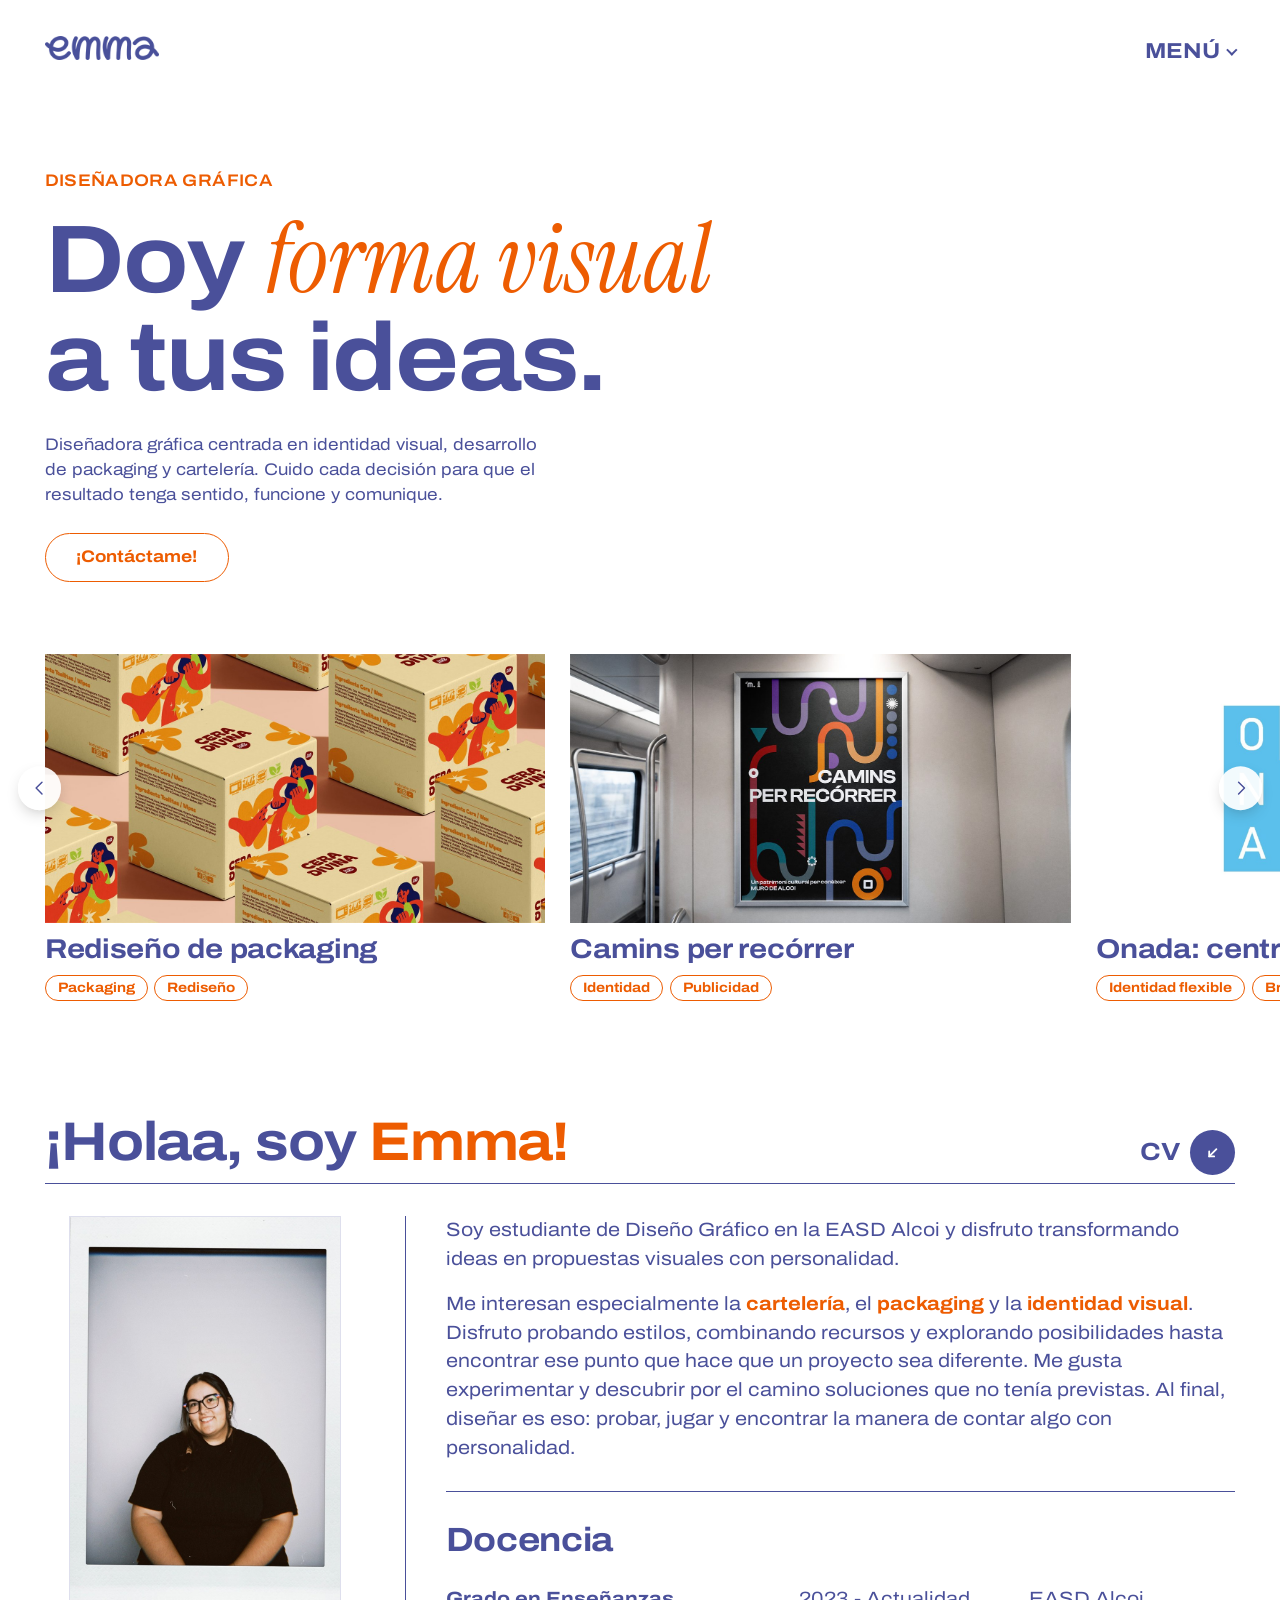
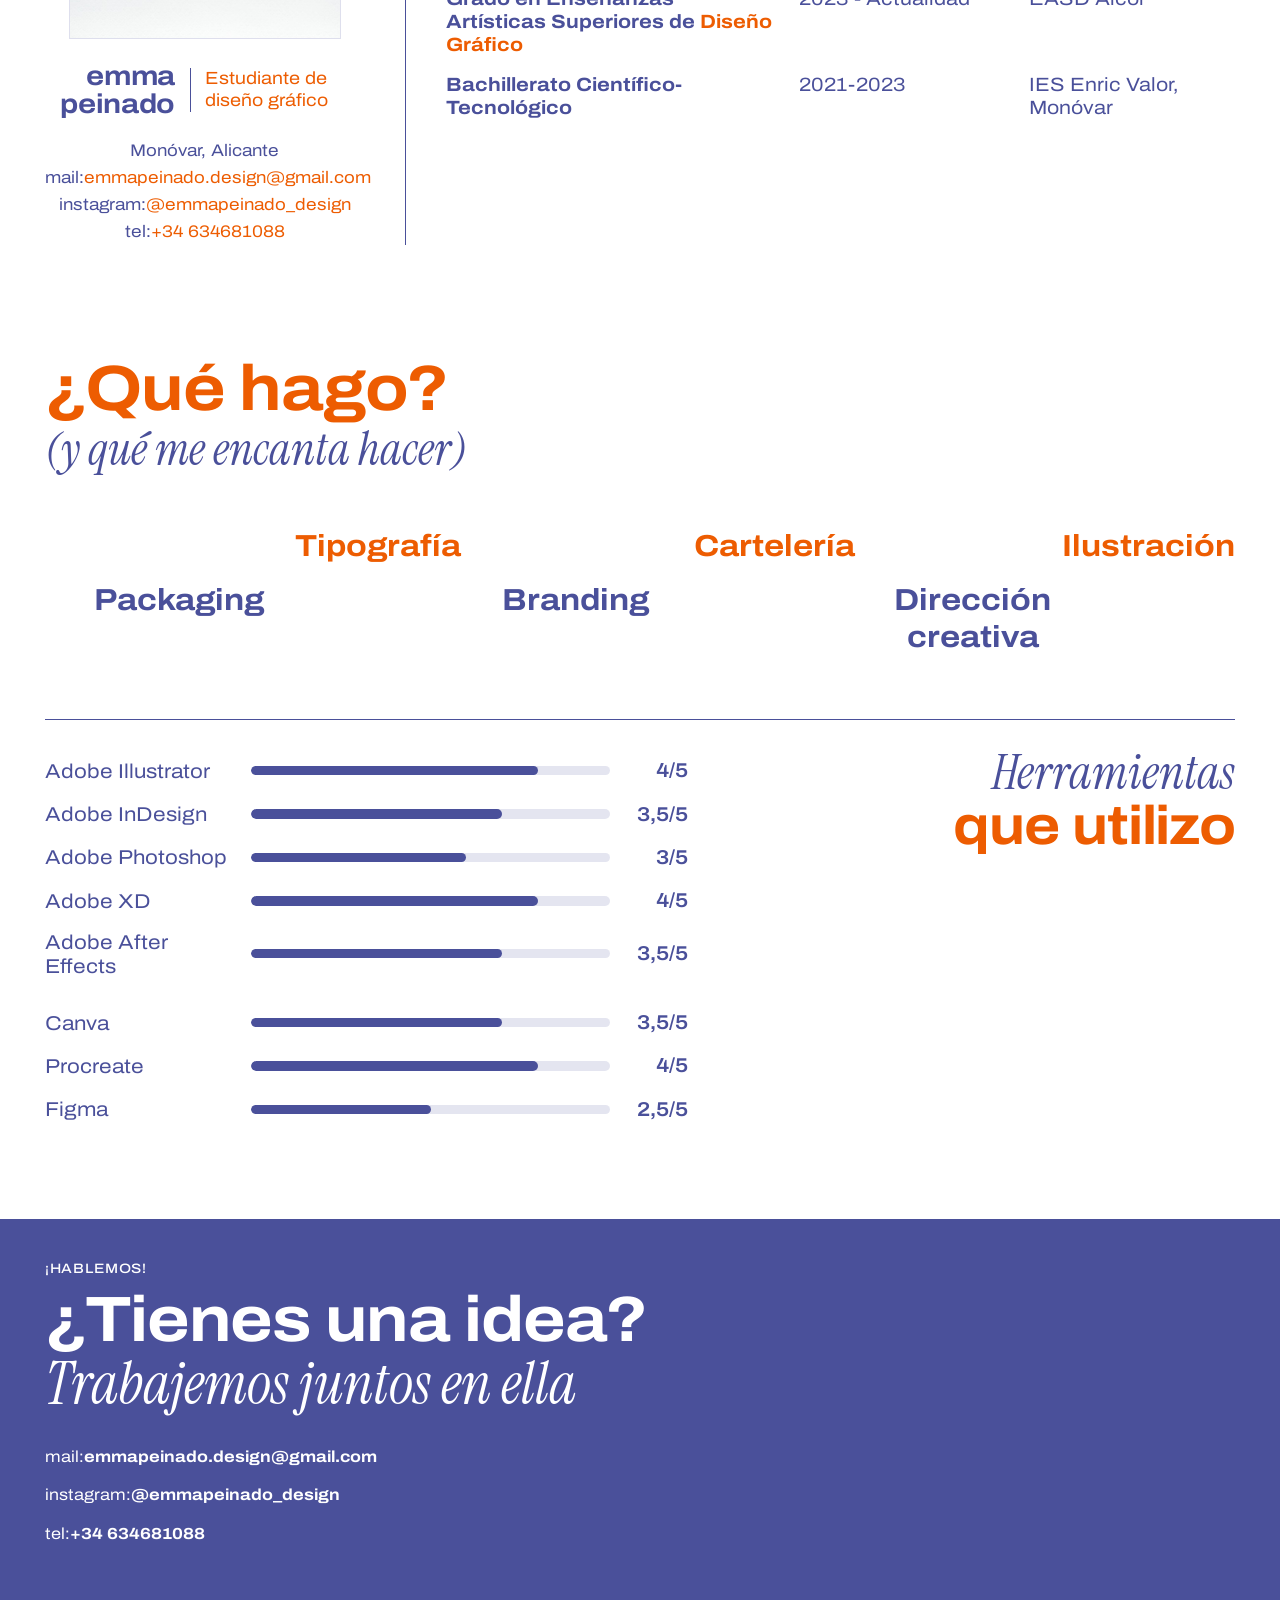
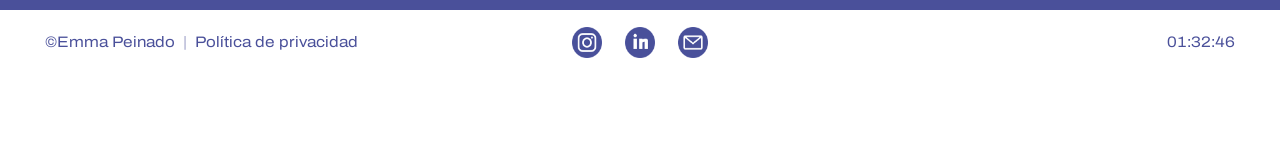
<file: index.html>
<!DOCTYPE html>
<html lang="es">
<head>
<meta charset="UTF-8">
<meta name="viewport" content="width=device-width, initial-scale=1">
<title>Emma Peinado — Diseñadora gráfica</title>
<meta name="description" content="Portfolio de Emma Peinado, diseñadora gráfica centrada en identidad visual, desarrollo de packaging y cartelería.">
<link rel="preconnect" href="https://fonts.googleapis.com">
<link rel="preconnect" href="https://fonts.gstatic.com" crossorigin>
<link href="https://fonts.googleapis.com/css2?family=Archivo:wdth,wght@112,100..900&family=Instrument+Serif:ital@0;1&display=swap" rel="stylesheet">
<link rel="stylesheet" href="assets/css/style.css">
</head>
<body>

<a class="saltar" href="#contenido">Saltar al contenido principal</a>

<header class="cabecera">
  <div class="caja cabecera-caja">
    <a class="logo" href="index.html">
      <img src="assets/img/ui/logo.png" alt="Emma Peinado, inicio" width="600" height="128">
    </a>
    <nav class="menu" aria-label="Navegación principal">
      <details class="menu-desplegable" id="menu-desplegable">
        <summary class="menu-titulo">MENÚ<span class="menu-flecha" aria-hidden="true"></span></summary>
        <ul class="menu-lista">
          <li><a class="rollover" href="#proyectos"><span class="rollover-recta">Proyectos</span><span class="rollover-cursiva" aria-hidden="true">Proyectos</span></a></li>
          <li><a class="rollover" href="#sobre-mi"><span class="rollover-recta">Sobre mí</span><span class="rollover-cursiva" aria-hidden="true">Sobre mí</span></a></li>
          <li><a class="rollover" href="#contacto"><span class="rollover-recta">Contacto</span><span class="rollover-cursiva" aria-hidden="true">Contacto</span></a></li>
        </ul>
      </details>
    </nav>
  </div>
</header>

<main id="contenido">

  <!-- ===================== HERO ===================== -->
  <section class="hero" aria-labelledby="hero-titulo">
    <div class="caja">
      <p class="hero-kicker">DISEÑADORA GRÁFICA</p>
      <h1 id="hero-titulo">Doy <span class="cursiva">forma visual</span><br>a tus ideas.</h1>
      <p>
        Diseñadora gráfica centrada en identidad visual,
        desarrollo de packaging y cartelería. Cuido cada decisión para
        que el resultado tenga sentido, funcione y comunique.
      </p>
      <a class="boton" href="#contacto">¡Contáctame!</a>
    </div>
  </section>

  <!-- ===================== PROYECTOS ===================== -->
  <section class="proyectos" id="proyectos" aria-labelledby="proyectos-titulo">
    <h2 class="oculto-visual" id="proyectos-titulo">Proyectos</h2>
    <div class="carrusel" id="carrusel" tabindex="0" role="group" aria-label="Proyectos">
      <ul class="carrusel-pista">

        <li class="tarjeta">
          <a class="tarjeta-foto" href="packaging.html" tabindex="-1" aria-hidden="true">
            <img src="assets/img/home/card-packaging.jpg"
                 alt="" loading="lazy">
          </a>
          <h3><a href="packaging.html">Rediseño de packaging</a></h3>
          <ul class="etiquetas">
            <li>Packaging</li>
            <li>Rediseño</li>
          </ul>
        </li>

        <li class="tarjeta">
          <a class="tarjeta-foto" href="camins.html" tabindex="-1" aria-hidden="true">
            <img src="assets/img/home/card-camins.jpg"
                 alt="" loading="lazy">
          </a>
          <h3><a href="camins.html">Camins per recórrer</a></h3>
          <ul class="etiquetas">
            <li>Identidad</li>
            <li>Publicidad</li>
          </ul>
        </li>

        <li class="tarjeta">
          <a class="tarjeta-foto" href="onada.html" tabindex="-1" aria-hidden="true">
            <img src="assets/img/home/card-onada.jpg"
                 alt="" loading="lazy">
          </a>
          <h3><a href="onada.html">Onada: centro cultural</a></h3>
          <ul class="etiquetas">
            <li>Identidad flexible</li>
            <li>Branding</li>
          </ul>
        </li>

        <li class="tarjeta">
          <span class="tarjeta-foto tarjeta-proceso">
            <img src="assets/img/home/card-identidad.jpg"
                 alt="Tarjetas de visita del rediseño de identidad, en azul y granate, flotando sobre fondo gris."
                 loading="lazy">
            <span class="proceso" aria-hidden="true">en proceso...</span>
          </span>
          <h3>Rediseño de identidad <span class="oculto-visual">(proyecto en proceso)</span></h3>
          <ul class="etiquetas">
            <li>Branding</li>
            <li>Rediseño</li>
            <li>Submarca</li>
          </ul>
        </li>

        <li class="tarjeta">
          <a class="tarjeta-foto tarjeta-diagonal" href="carteles.html" tabindex="-1" aria-hidden="true">
            <img src="assets/img/home/card-carteles-a.jpg" alt="" loading="lazy">
            <img src="assets/img/home/card-carteles-b.jpg" alt="" loading="lazy">
          </a>
          <h3><a href="carteles.html">Cartelería</a></h3>
          <ul class="etiquetas">
            <li>Cartelería</li>
            <li>Publicidad</li>
          </ul>
        </li>

      </ul>
    </div>
    <div class="carrusel-flechas">
      <button type="button" class="carrusel-flecha" id="carrusel-antes" aria-controls="carrusel" aria-label="Ver el proyecto anterior">
        <svg viewBox="0 0 24 24" fill="none" stroke="currentColor" stroke-width="2"
             stroke-linecap="round" stroke-linejoin="round" aria-hidden="true" focusable="false">
          <path d="M15 4 L7 12 L15 20"/>
        </svg>
      </button>
      <button type="button" class="carrusel-flecha" id="carrusel-despues" aria-controls="carrusel" aria-label="Ver el proyecto siguiente">
        <svg viewBox="0 0 24 24" fill="none" stroke="currentColor" stroke-width="2"
             stroke-linecap="round" stroke-linejoin="round" aria-hidden="true" focusable="false">
          <path d="M9 4 L17 12 L9 20"/>
        </svg>
      </button>
    </div>
  </section>

  <!-- ===================== SOBRE MÍ ===================== -->
  <section class="sobre" id="sobre-mi" aria-labelledby="sobre-titulo">
    <div class="caja">
      <div class="sobre-titular">
        <h2 id="sobre-titulo">¡Holaa, soy <span class="naranja">Emma!</span></h2>
        <a class="cv" href="assets/cv/cv-emma-peinado.pdf" download="CV Emma Peinado.pdf"
           aria-label="Descargar el CV de Emma Peinado en PDF">
          <span class="cv-texto rollover">
            <span class="rollover-recta">CV</span>
            <span class="rollover-cursiva" aria-hidden="true">cv</span>
          </span>
          <span class="cv-icono" aria-hidden="true">
            <svg viewBox="0 0 24 24" fill="none" stroke="currentColor" stroke-width="2"
                 stroke-linecap="round" stroke-linejoin="round" focusable="false">
              <path d="M16 8 L8 16"/>
              <path d="M8 10.5 V16 H13.5"/>
            </svg>
          </span>
        </a>
      </div>

      <div class="sobre-cuerpo">
        <div class="ficha">
          <img src="assets/img/home/emma.jpg" width="900" height="1400"
               alt="Retrato de Emma Peinado en una polaroid." loading="lazy">
          <p class="ficha-nombre">
            <strong>emma<br>peinado</strong>
            <span>Estudiante de diseño gráfico</span>
          </p>
          <address class="ficha-contacto">
            Monóvar, Alicante<br>
            mail:<a href="mailto:emmapeinado.design@gmail.com">emmapeinado.design@gmail.com</a><br>
            instagram:<a href="https://www.instagram.com/emmapeinado_design/">@emmapeinado_design</a><br>
            tel:<a href="tel:+34634681088">+34 634681088</a>
          </address>
        </div>

        <div class="bio">
          <p>
            Soy estudiante de Diseño Gráfico en la EASD Alcoi y disfruto
            transformando ideas en propuestas visuales con personalidad.
          </p>
          <p>
            Me interesan especialmente la <b class="n">cartelería</b>, el
            <b class="n">packaging</b> y la <b class="n">identidad visual</b>.
            Disfruto probando estilos, combinando recursos y explorando
            posibilidades hasta encontrar ese punto que hace que un proyecto
            sea diferente. Me gusta experimentar y descubrir por el camino
            soluciones que no tenía previstas. Al final, diseñar es eso:
            probar, jugar y encontrar la manera de contar algo con
            personalidad.
          </p>

          <section class="docencia" aria-labelledby="docencia-titulo">
            <h3 id="docencia-titulo">Docencia</h3>
            <dl>
              <div class="docencia-fila">
                <dt>Grado en Enseñanzas Artísticas Superiores de <span class="naranja">Diseño Gráfico</span></dt>
                <dd>2023 - Actualidad</dd>
                <dd>EASD Alcoi</dd>
              </div>
              <div class="docencia-fila">
                <dt>Bachillerato Científico-Tecnológico</dt>
                <dd>2021-2023</dd>
                <dd>IES Enric Valor, Monóvar</dd>
              </div>
            </dl>
          </section>
        </div>
      </div>
    </div>
  </section>

  <!-- ===================== QUÉ HAGO ===================== -->
  <section class="quehago" aria-labelledby="quehago-titulo">
    <div class="caja">
      <h2 id="quehago-titulo">
        ¿Qué hago?
        <span class="sub">(y qué me encanta hacer)</span>
      </h2>

      <!-- Una sola lista, en el orden en que se leen alternando las dos
           franjas. En pantalla ancha el CSS las reparte en dos filas
           desplazadas; al estrecharse caen en columna ya en este orden. -->
      <div class="disciplinas">
        <ul class="disciplinas-lista">
          <li class="n">Tipografía</li>
          <li class="a">Packaging</li>
          <li class="n">Cartelería</li>
          <li class="a">Branding</li>
          <li class="n">Ilustración</li>
          <li class="a">Dirección creativa</li>
        </ul>
      </div>

      <div class="herramientas">
        <ul class="lista-tools" id="lista-tools">
          <li>
            <span class="tool-nombre">Adobe Illustrator</span>
            <span class="tool-barra" aria-hidden="true"><span style="--valor:80%"></span></span>
            <span class="tool-nota">4/5</span>
          </li>
          <li>
            <span class="tool-nombre">Adobe InDesign</span>
            <span class="tool-barra" aria-hidden="true"><span style="--valor:70%"></span></span>
            <span class="tool-nota">3,5/5</span>
          </li>
          <li>
            <span class="tool-nombre">Adobe Photoshop</span>
            <span class="tool-barra" aria-hidden="true"><span style="--valor:60%"></span></span>
            <span class="tool-nota">3/5</span>
          </li>
          <li>
            <span class="tool-nombre">Adobe XD</span>
            <span class="tool-barra" aria-hidden="true"><span style="--valor:80%"></span></span>
            <span class="tool-nota">4/5</span>
          </li>
          <li>
            <span class="tool-nombre">Adobe After Effects</span>
            <span class="tool-barra" aria-hidden="true"><span style="--valor:70%"></span></span>
            <span class="tool-nota">3,5/5</span>
          </li>
          <li class="hueco" aria-hidden="true"></li>
          <li>
            <span class="tool-nombre">Canva</span>
            <span class="tool-barra" aria-hidden="true"><span style="--valor:70%"></span></span>
            <span class="tool-nota">3,5/5</span>
          </li>
          <li>
            <span class="tool-nombre">Procreate</span>
            <span class="tool-barra" aria-hidden="true"><span style="--valor:80%"></span></span>
            <span class="tool-nota">4/5</span>
          </li>
          <li>
            <span class="tool-nombre">Figma</span>
            <span class="tool-barra" aria-hidden="true"><span style="--valor:50%"></span></span>
            <span class="tool-nota">2,5/5</span>
          </li>
        </ul>

        <p class="herramientas-titulo">
          <span class="uno">Herramientas</span>
          <span class="dos">que utilizo</span>
        </p>
      </div>
    </div>
  </section>

</main>

<!-- ===================== CONTACTO / PIE ===================== -->
<footer id="contacto">
  <div class="caja">
    <div class="contacto">
      <p class="contacto-kicker">¡HABLEMOS!</p>
      <h2>
        ¿Tienes una idea?
        <span class="sub">Trabajemos juntos en ella</span>
      </h2>
      <ul class="contacto-datos">
        <li>mail:<a href="mailto:emmapeinado.design@gmail.com">emmapeinado.design@gmail.com</a></li>
        <li>instagram:<a href="https://www.instagram.com/emmapeinado_design/">@emmapeinado_design</a></li>
        <li>tel:<a href="tel:+34634681088">+34 634681088</a></li>
      </ul>
    </div>

    <div class="legal">
      <span class="legal-firma">
        <span class="legal-copy">©Emma Peinado</span>
        <span class="legal-barra" aria-hidden="true">|</span>
        <a href="#">Política de privacidad</a>
      </span>
      <span class="iconos">
        <a href="https://www.instagram.com/emmapeinado_design/">
          <img src="assets/img/ui/icono-instagram.png" alt="Instagram de Emma Peinado" width="96" height="96">
        </a>
        <a href="https://www.linkedin.com/in/emma-peinado-gri%C3%B1%C3%A1n-a1b114446/">
          <img src="assets/img/ui/icono-linkedin.png" alt="LinkedIn de Emma Peinado" width="96" height="96">
        </a>
        <a href="mailto:emmapeinado.design@gmail.com">
          <img src="assets/img/ui/icono-mail.png" alt="Escribir un correo a Emma Peinado" width="96" height="96">
        </a>
      </span>
      <!-- La hora la pone el script con el reloj de quien mira; nace
           oculta para que sin JavaScript no quede un hueco en blanco. -->
      <time class="legal-hora" id="reloj" hidden></time>
    </div>
  </div>
</footer>

<!-- Vuelta arriba: nace apagado y lo enciende el script al bajar. -->
<button type="button" class="arriba" id="arriba" aria-label="Volver arriba">
  <svg viewBox="0 0 24 24" fill="none" stroke="currentColor" stroke-width="2.2"
       stroke-linecap="round" stroke-linejoin="round" aria-hidden="true" focusable="false">
    <path d="M12 19 V6"/>
    <path d="M5.5 12.5 L12 6 L18.5 12.5"/>
  </svg>
</button>

<script src="assets/js/app.js"></script>
</body>
</html>
</file>
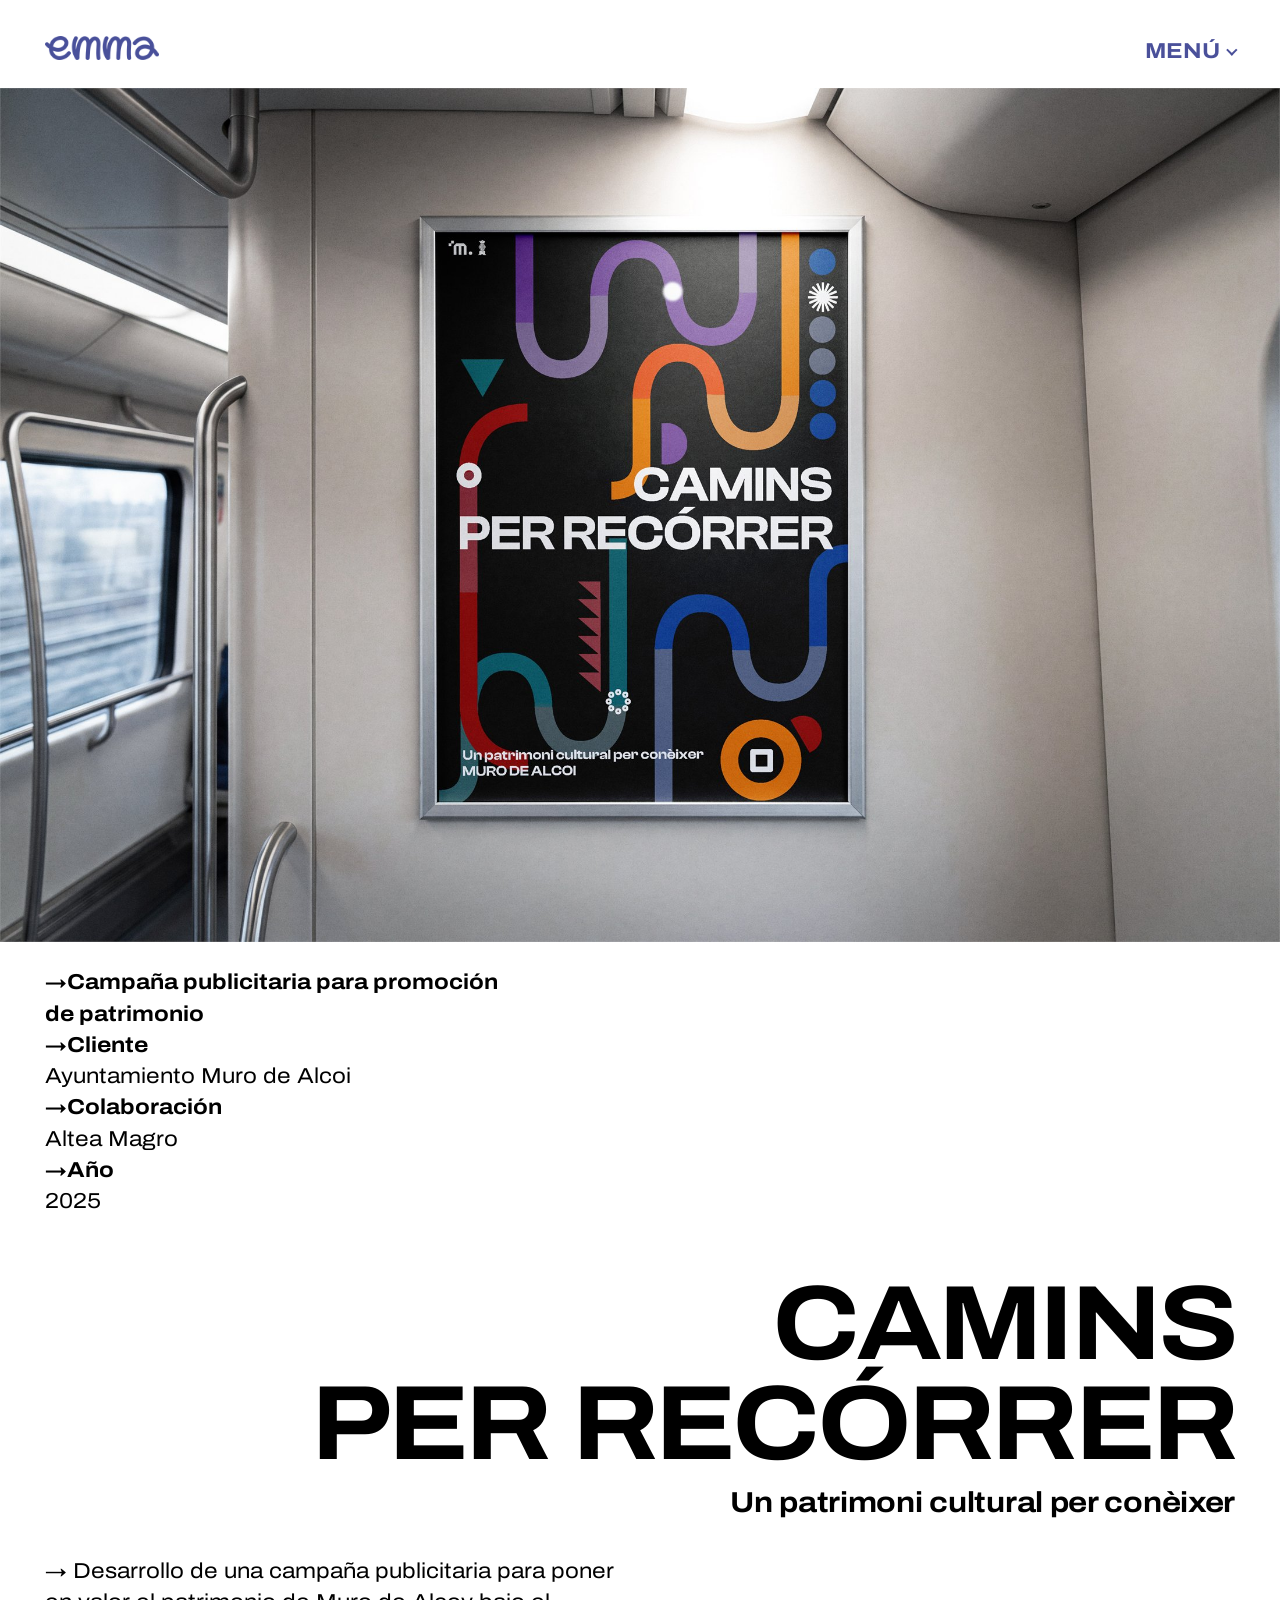
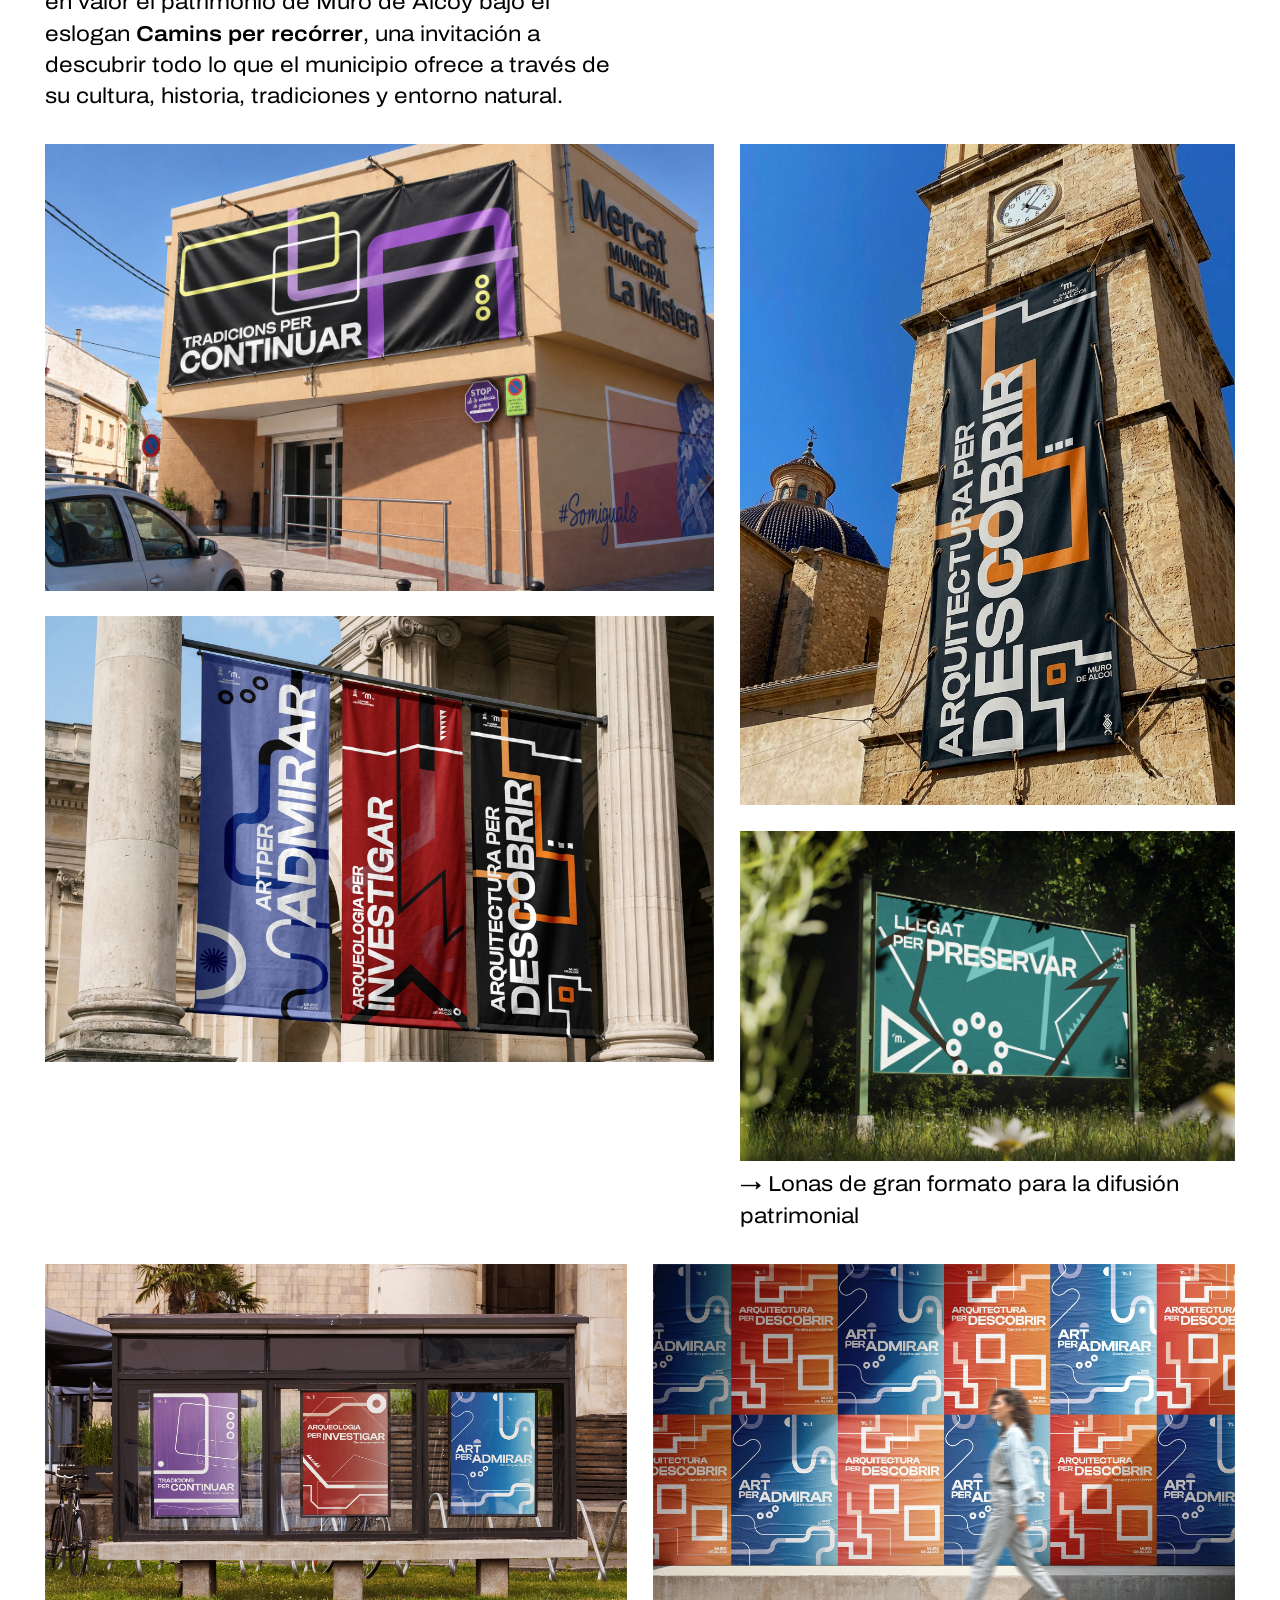
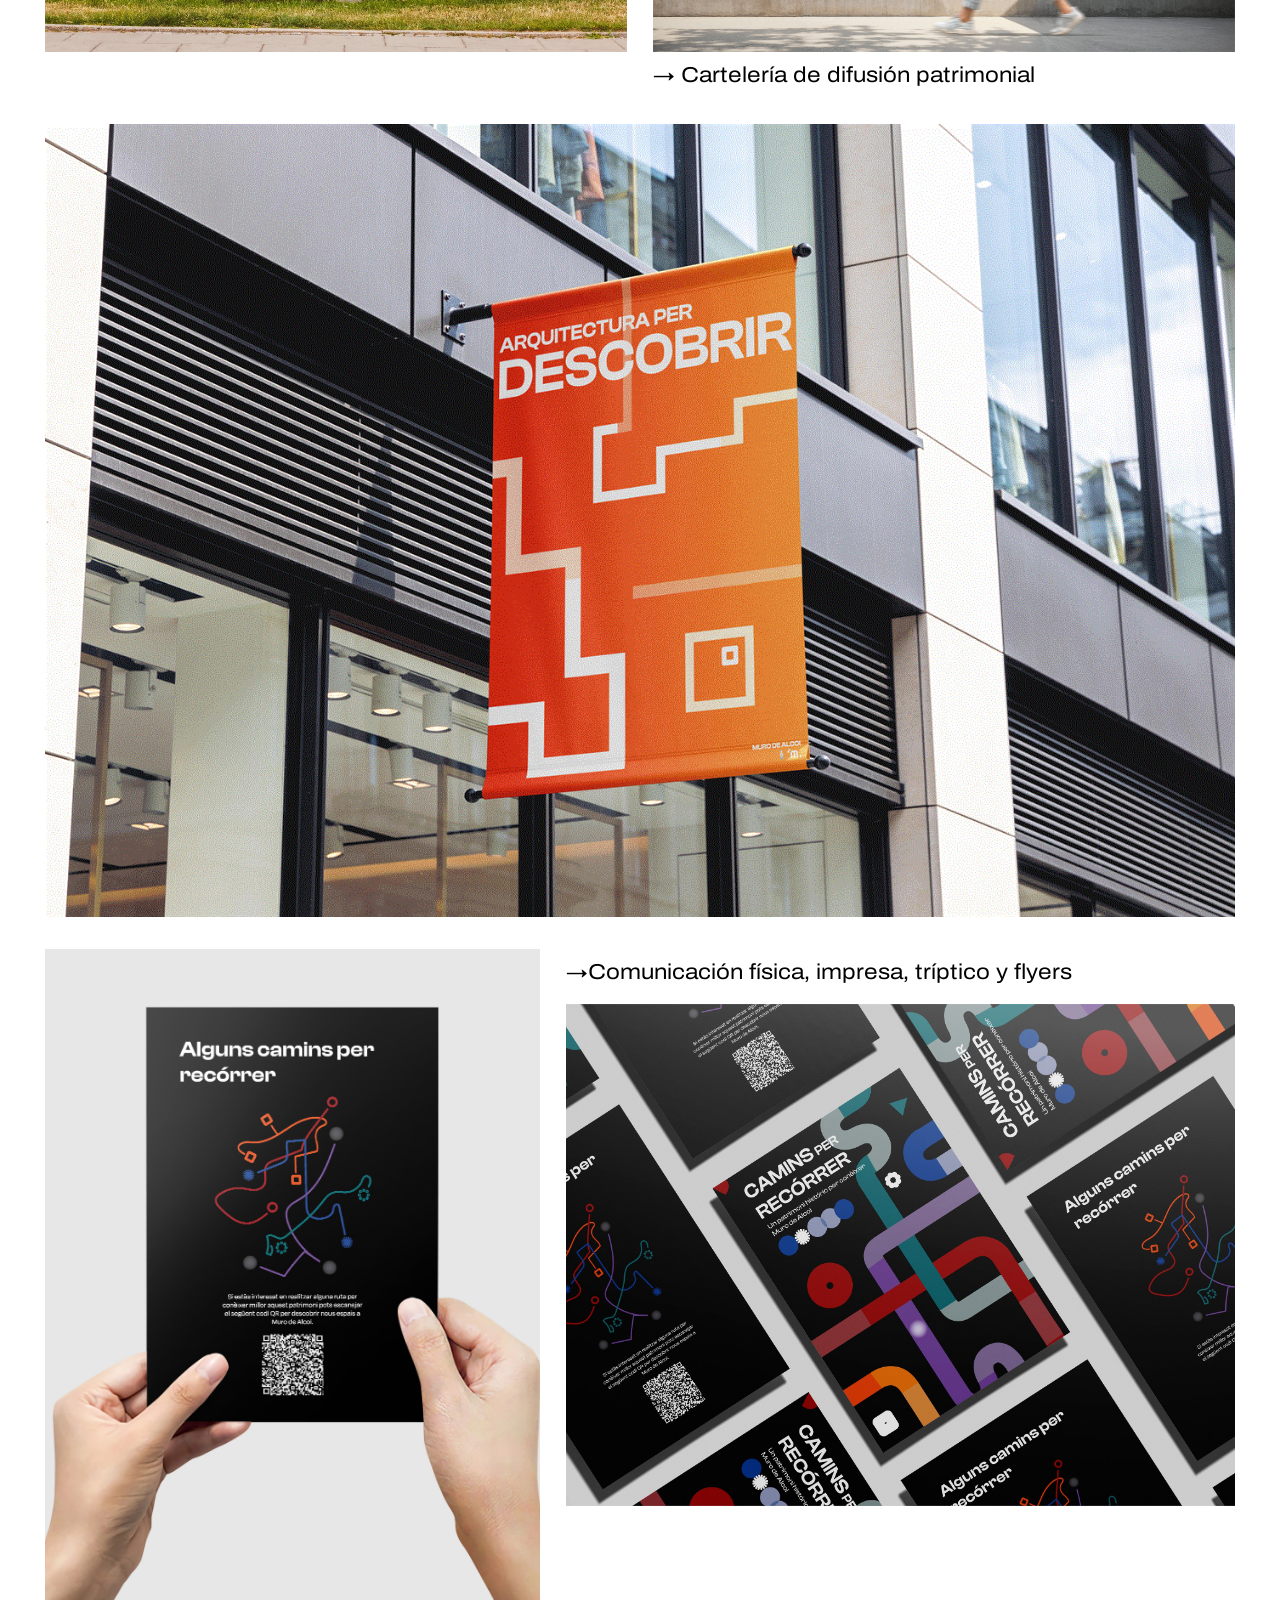
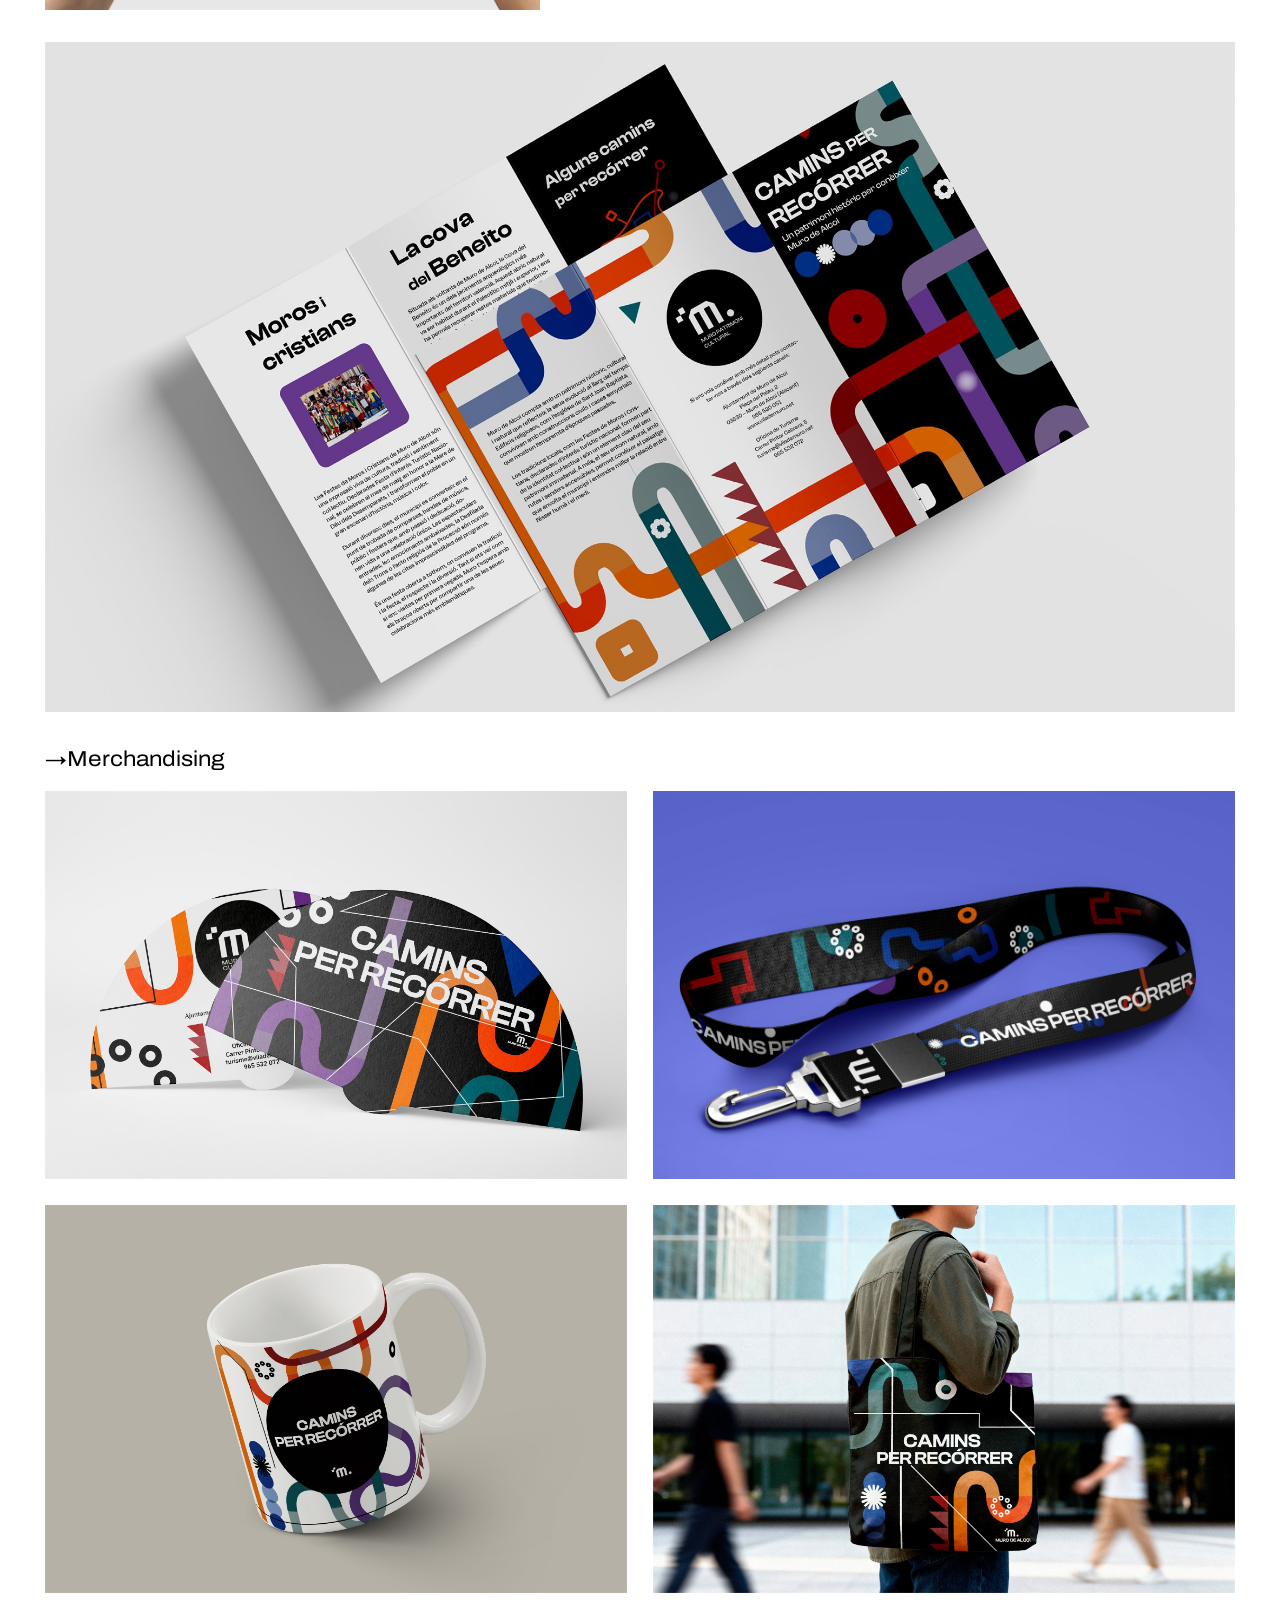
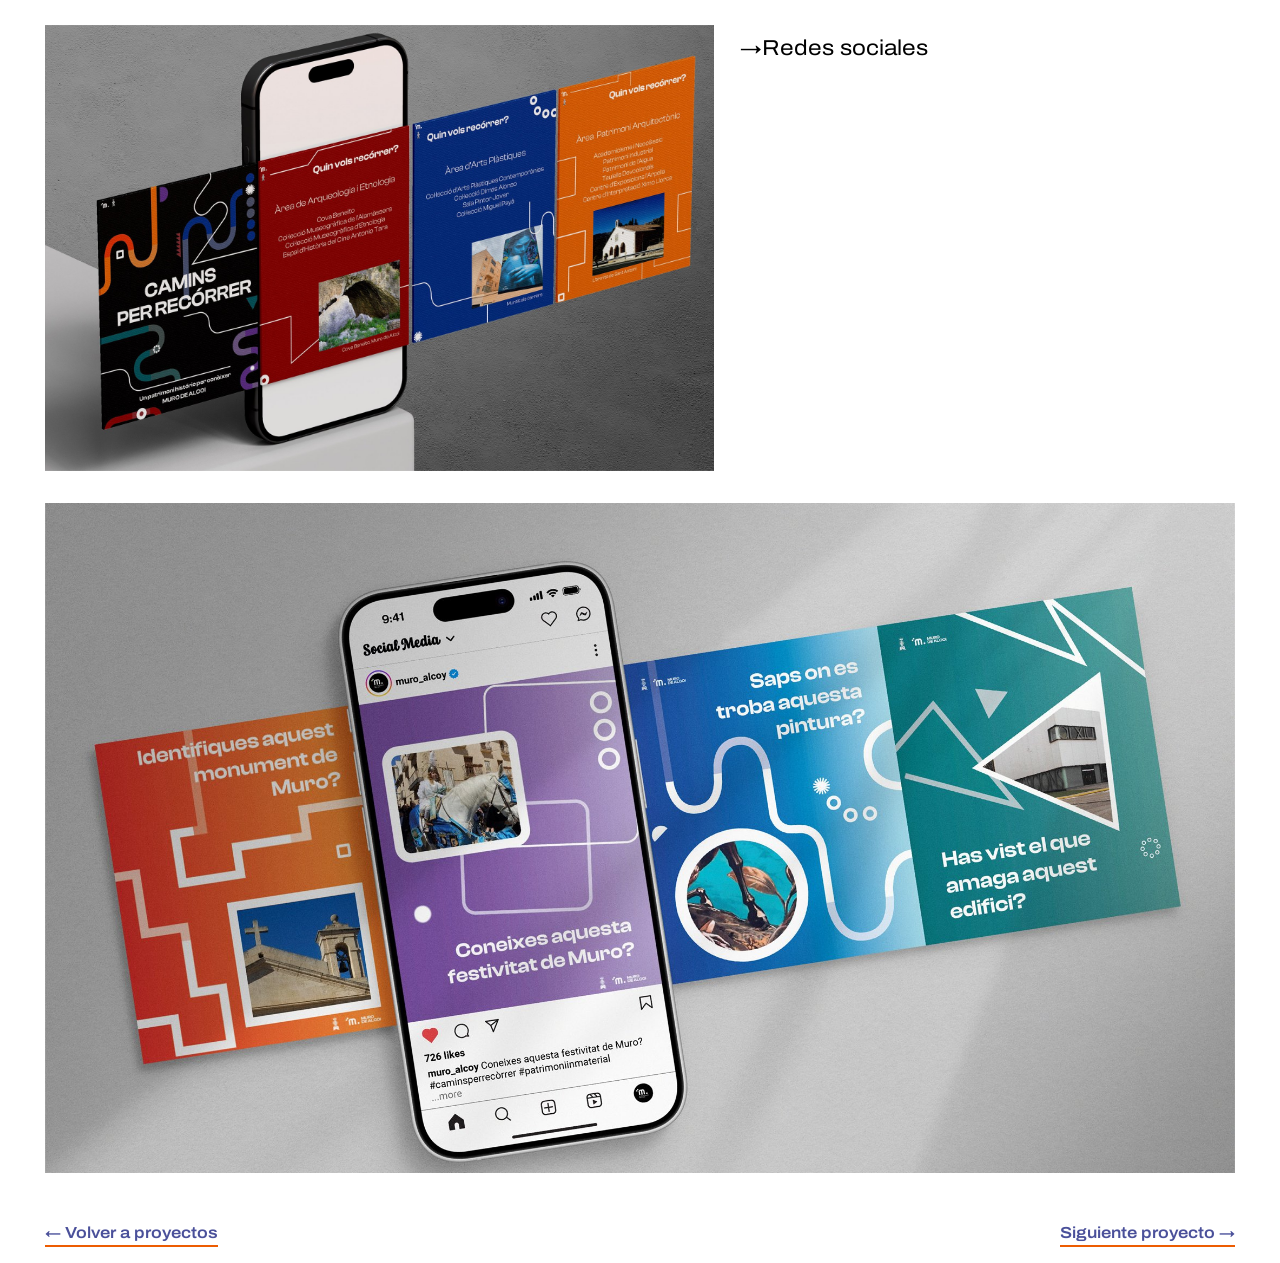
<file: camins.html>
<!DOCTYPE html>
<html lang="es">
<head>
<meta charset="UTF-8">
<meta name="viewport" content="width=device-width, initial-scale=1">
<title>Camins per recórrer — Emma Peinado</title>
<meta name="description" content="Campaña publicitaria para la promoción del patrimonio de Muro de Alcoy bajo el eslogan Camins per recórrer.">
<link rel="preconnect" href="https://fonts.googleapis.com">
<link rel="preconnect" href="https://fonts.gstatic.com" crossorigin>
<link href="https://fonts.googleapis.com/css2?family=Archivo:wdth,wght@112,100..900&family=Instrument+Serif:ital@0;1&display=swap" rel="stylesheet">
<link rel="stylesheet" href="assets/css/style.css">
</head>
<body class="proyecto">

<a class="saltar" href="#contenido">Saltar al contenido principal</a>

<header class="cabecera">
  <div class="caja cabecera-caja">
    <a class="logo" href="index.html">
      <img src="assets/img/ui/logo.png" alt="Emma Peinado, inicio" width="600" height="128">
    </a>
    <nav class="menu" aria-label="Navegación principal">
      <details class="menu-desplegable" id="menu-desplegable">
        <summary class="menu-titulo">MENÚ<span class="menu-flecha" aria-hidden="true"></span></summary>
        <ul class="menu-lista">
          <li><a class="rollover" href="index.html#proyectos"><span class="rollover-recta">Proyectos</span><span class="rollover-cursiva" aria-hidden="true">Proyectos</span></a></li>
          <li><a class="rollover" href="index.html#sobre-mi"><span class="rollover-recta">Sobre mí</span><span class="rollover-cursiva" aria-hidden="true">Sobre mí</span></a></li>
          <li><a class="rollover" href="index.html#contacto"><span class="rollover-recta">Contacto</span><span class="rollover-cursiva" aria-hidden="true">Contacto</span></a></li>
        </ul>
      </details>
    </nav>
  </div>
</header>

<main id="contenido">

  <img class="portada" src="assets/img/camins/hero-tren.jpg"
       alt="Cartel de Camins per recórrer instalado en el interior de un vagón de tren.">

  <div class="caja">

    <dl class="ficha-tecnica">
      <!-- «de patrimonio» va junto: si la línea tiene que partirse, la
           preposición baja con su sustantivo en vez de quedarse colgada. -->
      <dt><span aria-hidden="true">→</span>Campaña publicitaria para promoción <span class="junto">de patrimonio</span></dt>
      <dt><span aria-hidden="true">→</span>Cliente</dt>
      <dd class="rotulo">Ayuntamiento Muro de Alcoi</dd>
      <dt><span aria-hidden="true">→</span>Colaboración</dt>
      <dd class="rotulo">Altea Magro</dd>
      <dt><span aria-hidden="true">→</span>Año</dt>
      <dd class="rotulo">2025</dd>
    </dl>

    <h1 class="titular-proyecto">CAMINS<br>PER RECÓRRER</h1>
    <p class="subtitular-proyecto" lang="ca">Un patrimoni cultural per conèixer</p>

    <div class="bloque">
      <p class="texto">
        <span aria-hidden="true">→</span> Desarrollo de una campaña
        publicitaria para poner en valor el patrimonio de Muro de Alcoy bajo
        el eslogan <span class="lema" lang="ca">Camins per recórrer</span>, una invitación a
        descubrir todo lo que el municipio ofrece a través de su cultura,
        historia, tradiciones y entorno natural.
      </p>
    </div>

    <!-- ===== Lonas de gran formato ===== -->
    <div class="bloque dos-pilas dos-pilas--der">
      <div class="pila">
        <figure>
          <img class="foto-3-2" src="assets/img/camins/mercat.jpg"
               alt="Lona «Tradicions per continuar» en la fachada del Mercat Municipal La Mistera.">
        </figure>
        <figure>
          <img class="foto-3-2" src="assets/img/camins/columnas.jpg"
               alt="Tres banderolas de la campaña colgadas entre las columnas de un edificio clásico.">
        </figure>
      </div>
      <div class="pila">
        <figure>
          <img class="foto-alta" src="assets/img/camins/campanario.jpg"
               alt="Lona vertical «Arquitectura per descobrir» colgada en el campanario de la iglesia.">
        </figure>
        <figure>
          <img class="foto-3-2" src="assets/img/camins/valla-verde.jpg"
               alt="Valla «Llegat per preservar» instalada en un entorno natural.">
          <figcaption class="pie">
            <span aria-hidden="true">→</span> Lonas de gran formato para la
            difusión patrimonial
          </figcaption>
        </figure>
      </div>
    </div>

    <!-- ===== Cartelería ===== -->
    <div class="bloque dos-col">
      <figure>
        <img class="foto-3-2" src="assets/img/camins/marquesina.jpg"
             alt="Carteles de la campaña en una marquesina de autobús.">
      </figure>
      <figure>
        <img class="foto-3-2" src="assets/img/camins/muro-carteles.jpg"
             alt="Muro empapelado con los carteles de colores de la campaña y una persona caminando por delante.">
        <figcaption class="pie">
          <span aria-hidden="true">→</span> Cartelería de difusión
          patrimonial
        </figcaption>
      </figure>
    </div>

    <div class="bloque">
      <figure>
        <img class="foto-3-2" src="assets/img/camins/banderolas.gif"
             alt="Animación de las banderolas de la campaña colgadas en la fachada de un edificio acristalado, cambiando de color y de lema.">
      </figure>
    </div>

    <!-- ===== Comunicación impresa ===== -->
    <div class="bloque dos-col dos-col--izq">
      <figure>
        <img class="foto-alta" src="assets/img/camins/flyer-mano.jpg"
             alt="Unas manos sostienen un flyer negro de la campaña con código QR.">
      </figure>
      <div>
        <p class="seccion-rotulo">
          <span aria-hidden="true">→</span>Comunicación física, impresa,
          tríptico y flyers
        </p>
        <figure>
          <img class="foto-4-3" src="assets/img/camins/flyers-compo.jpg"
               alt="Composición de varios flyers de la campaña con sus gráficas de colores.">
        </figure>
      </div>
    </div>

    <div class="bloque">
      <figure>
        <img class="foto-16-9" src="assets/img/camins/triptico.jpg"
             alt="Tríptico de la campaña desplegado junto a otros impresos.">
      </figure>
    </div>

    <!-- ===== Merchandising ===== -->
    <div class="bloque">
      <p class="seccion-rotulo">
        <span aria-hidden="true">→</span>Merchandising
      </p>
      <div class="dos-col">
        <figure>
          <img class="foto-3-2" src="assets/img/camins/gorra.jpg"
               alt="Gorra con la gráfica de Camins per recórrer.">
        </figure>
        <figure>
          <img class="foto-3-2" src="assets/img/camins/lanyard.jpg"
               alt="Lanyard de la campaña sobre fondo violeta.">
        </figure>
      </div>
      <div class="dos-col" style="margin-top:1.6rem">
        <figure>
          <img class="foto-3-2" src="assets/img/camins/taza.jpg"
               alt="Taza de cerámica con la gráfica de la campaña.">
        </figure>
        <figure>
          <img class="foto-3-2" src="assets/img/camins/tote.jpg"
               alt="Persona cargando una tote bag negra con la gráfica de Camins per recórrer.">
        </figure>
      </div>
    </div>

    <!-- ===== Redes sociales ===== -->
    <div class="bloque dos-col dos-col--der">
      <figure>
        <img class="foto-3-2" src="assets/img/camins/movil-redes.jpg"
             alt="Mockup de móvil mostrando varias pantallas de la campaña en redes sociales.">
      </figure>
      <p class="seccion-rotulo">
        <span aria-hidden="true">→</span>Redes sociales
      </p>
    </div>

    <div class="bloque">
      <figure>
        <img class="foto-16-9" src="assets/img/camins/movil-feed.jpg"
             alt="Mockup de móvil con el feed de la campaña y tarjetas de colores alrededor.">
      </figure>
    </div>

    <nav class="paso-proyectos" aria-label="Seguir viendo proyectos">
      <a class="volver" href="index.html#proyectos">← Volver a proyectos</a>
      <a class="siguiente" href="onada.html">
        Siguiente proyecto<span class="oculto-visual">: Onada: centro cultural</span><span aria-hidden="true"> →</span>
      </a>
    </nav>
  </div>
</main>

<!-- Vuelta arriba: nace apagado y lo enciende el script al bajar. -->
<button type="button" class="arriba" id="arriba" aria-label="Volver arriba">
  <svg viewBox="0 0 24 24" fill="none" stroke="currentColor" stroke-width="2.2"
       stroke-linecap="round" stroke-linejoin="round" aria-hidden="true" focusable="false">
    <path d="M12 19 V6"/>
    <path d="M5.5 12.5 L12 6 L18.5 12.5"/>
  </svg>
</button>

<script src="assets/js/app.js"></script>
</body>
</html>
</file>
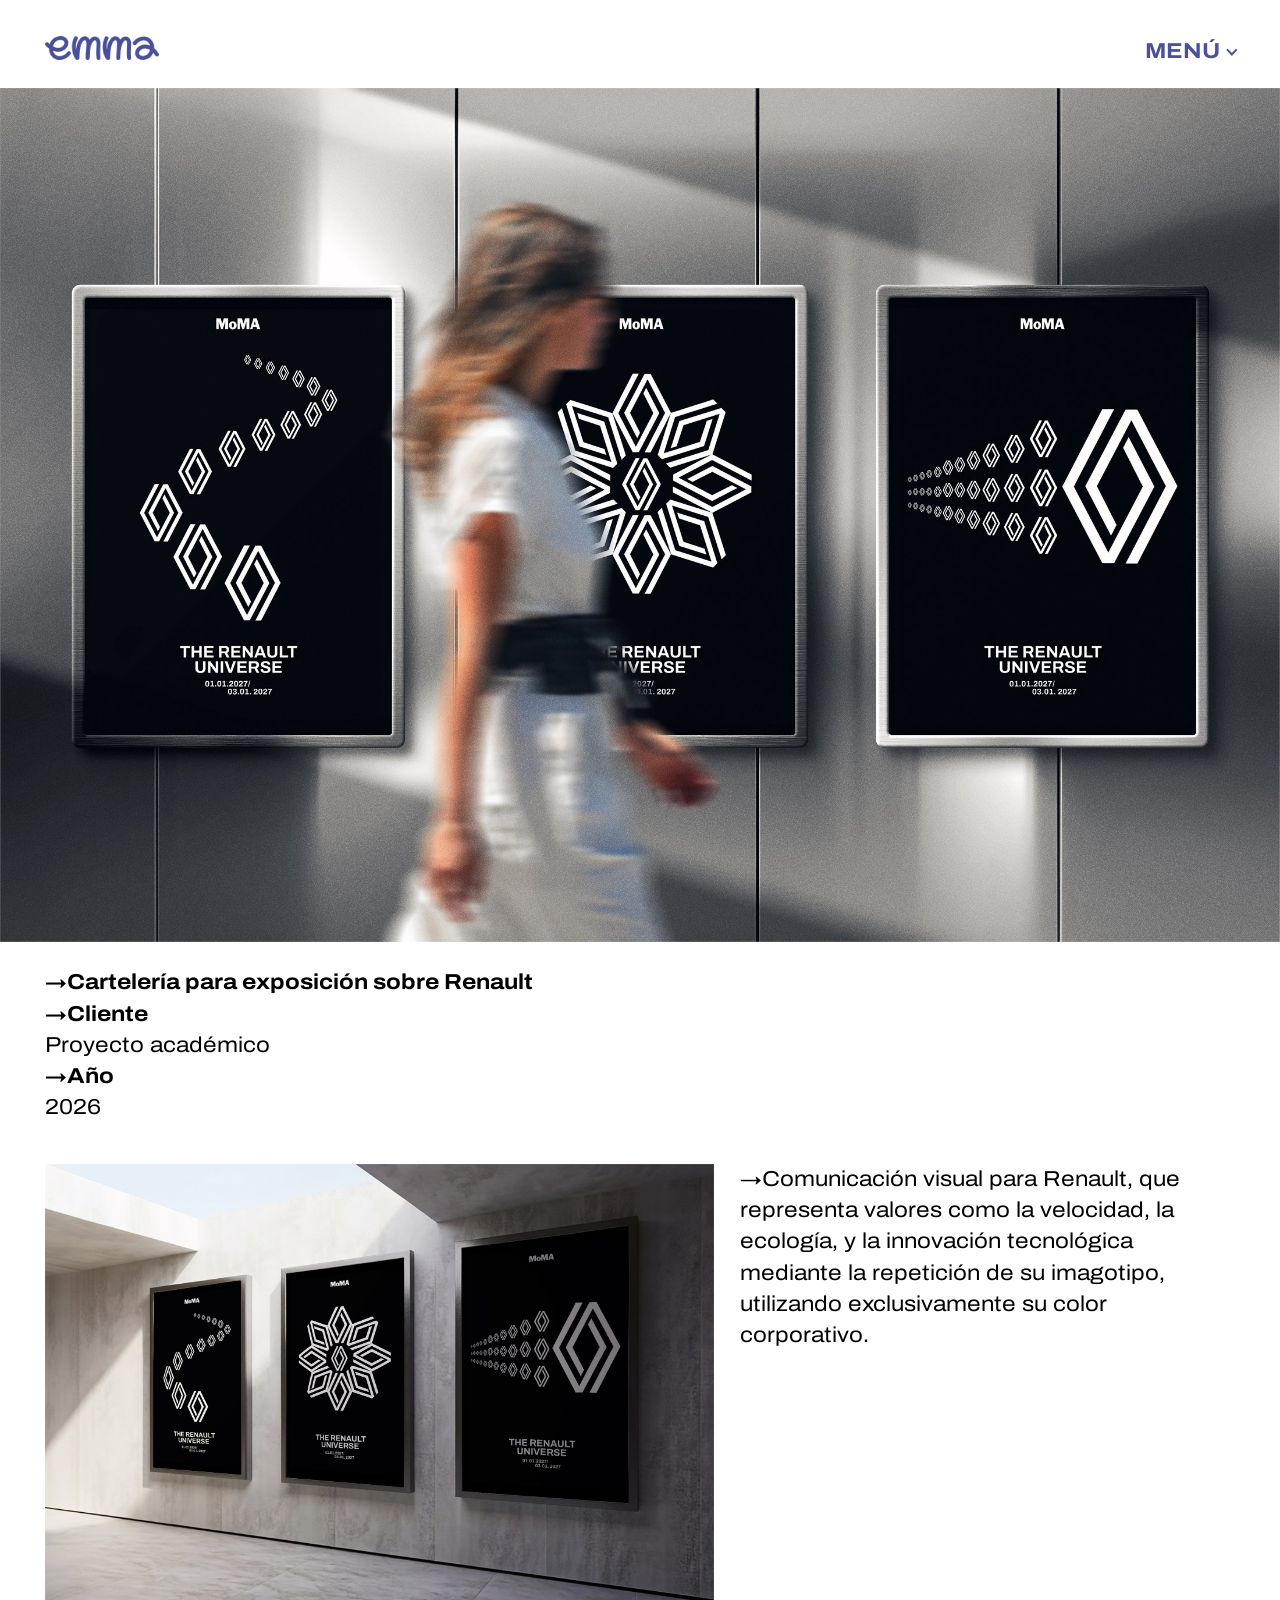
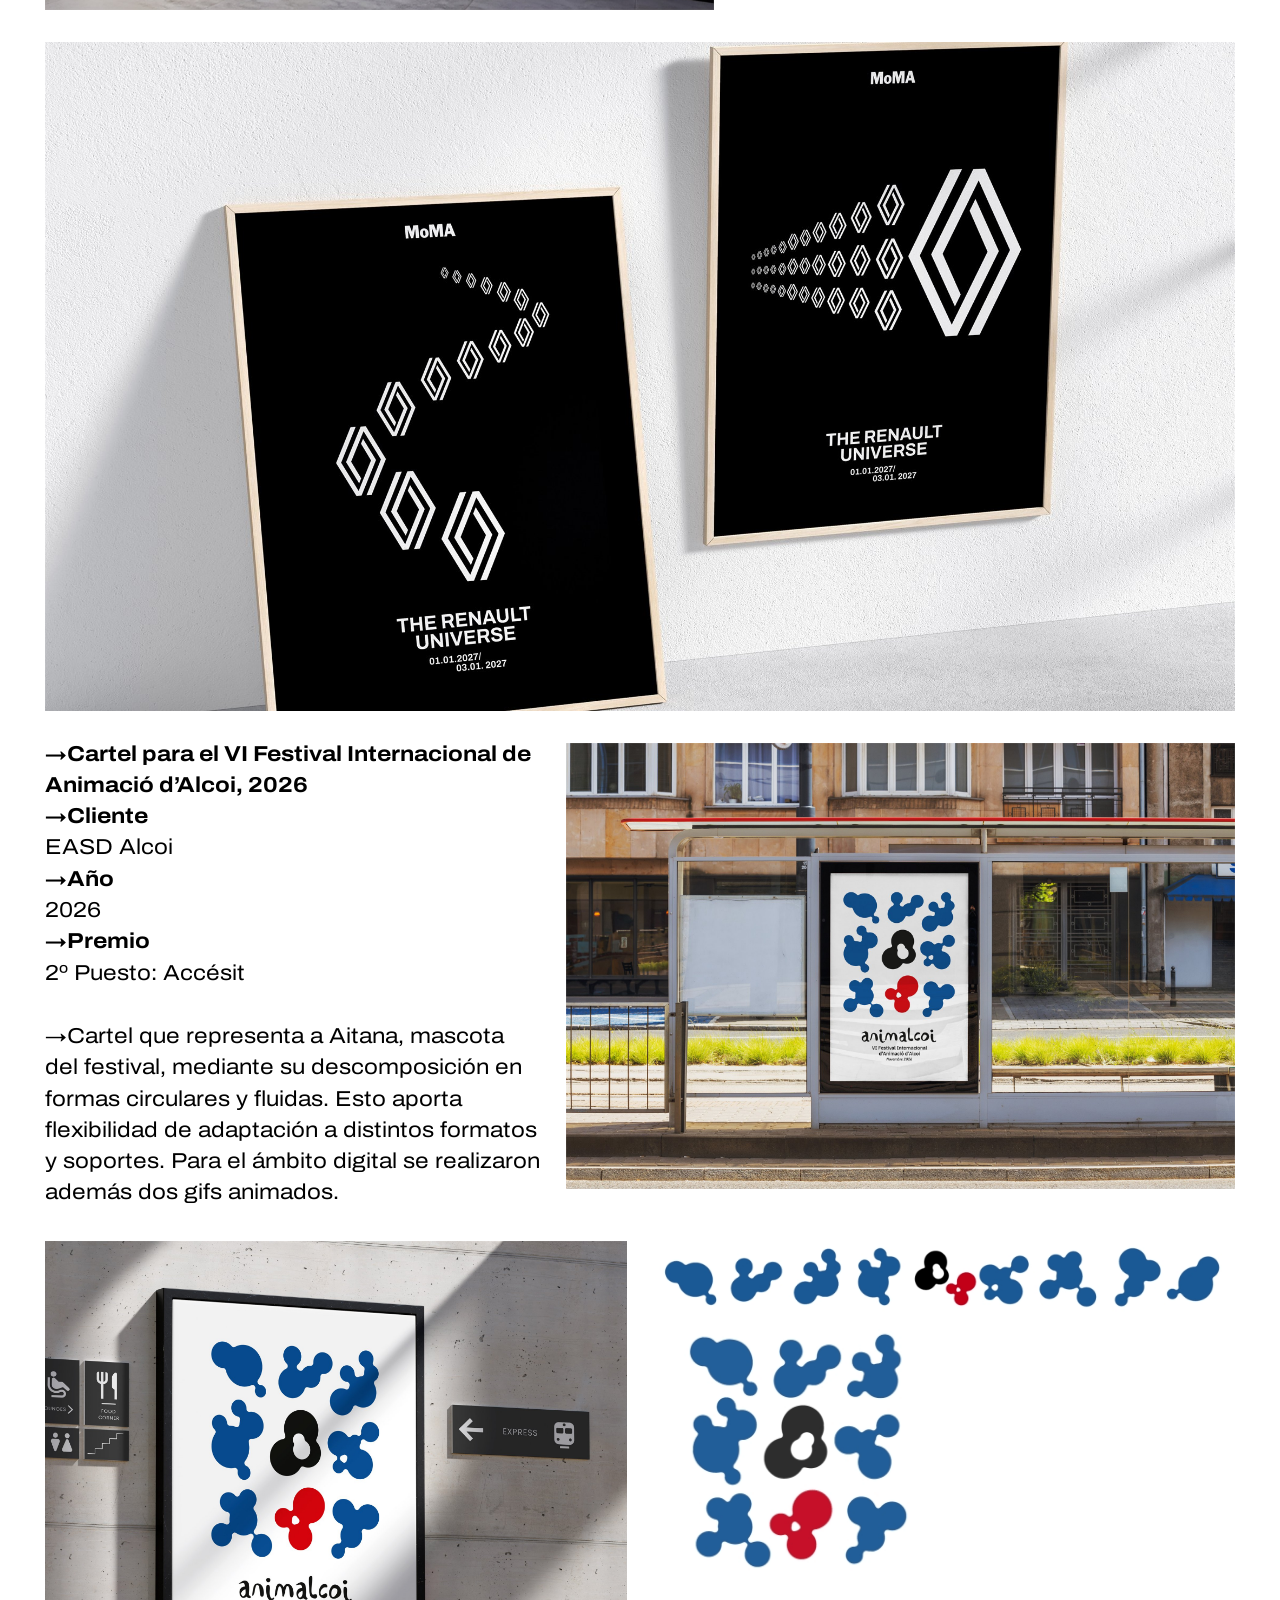
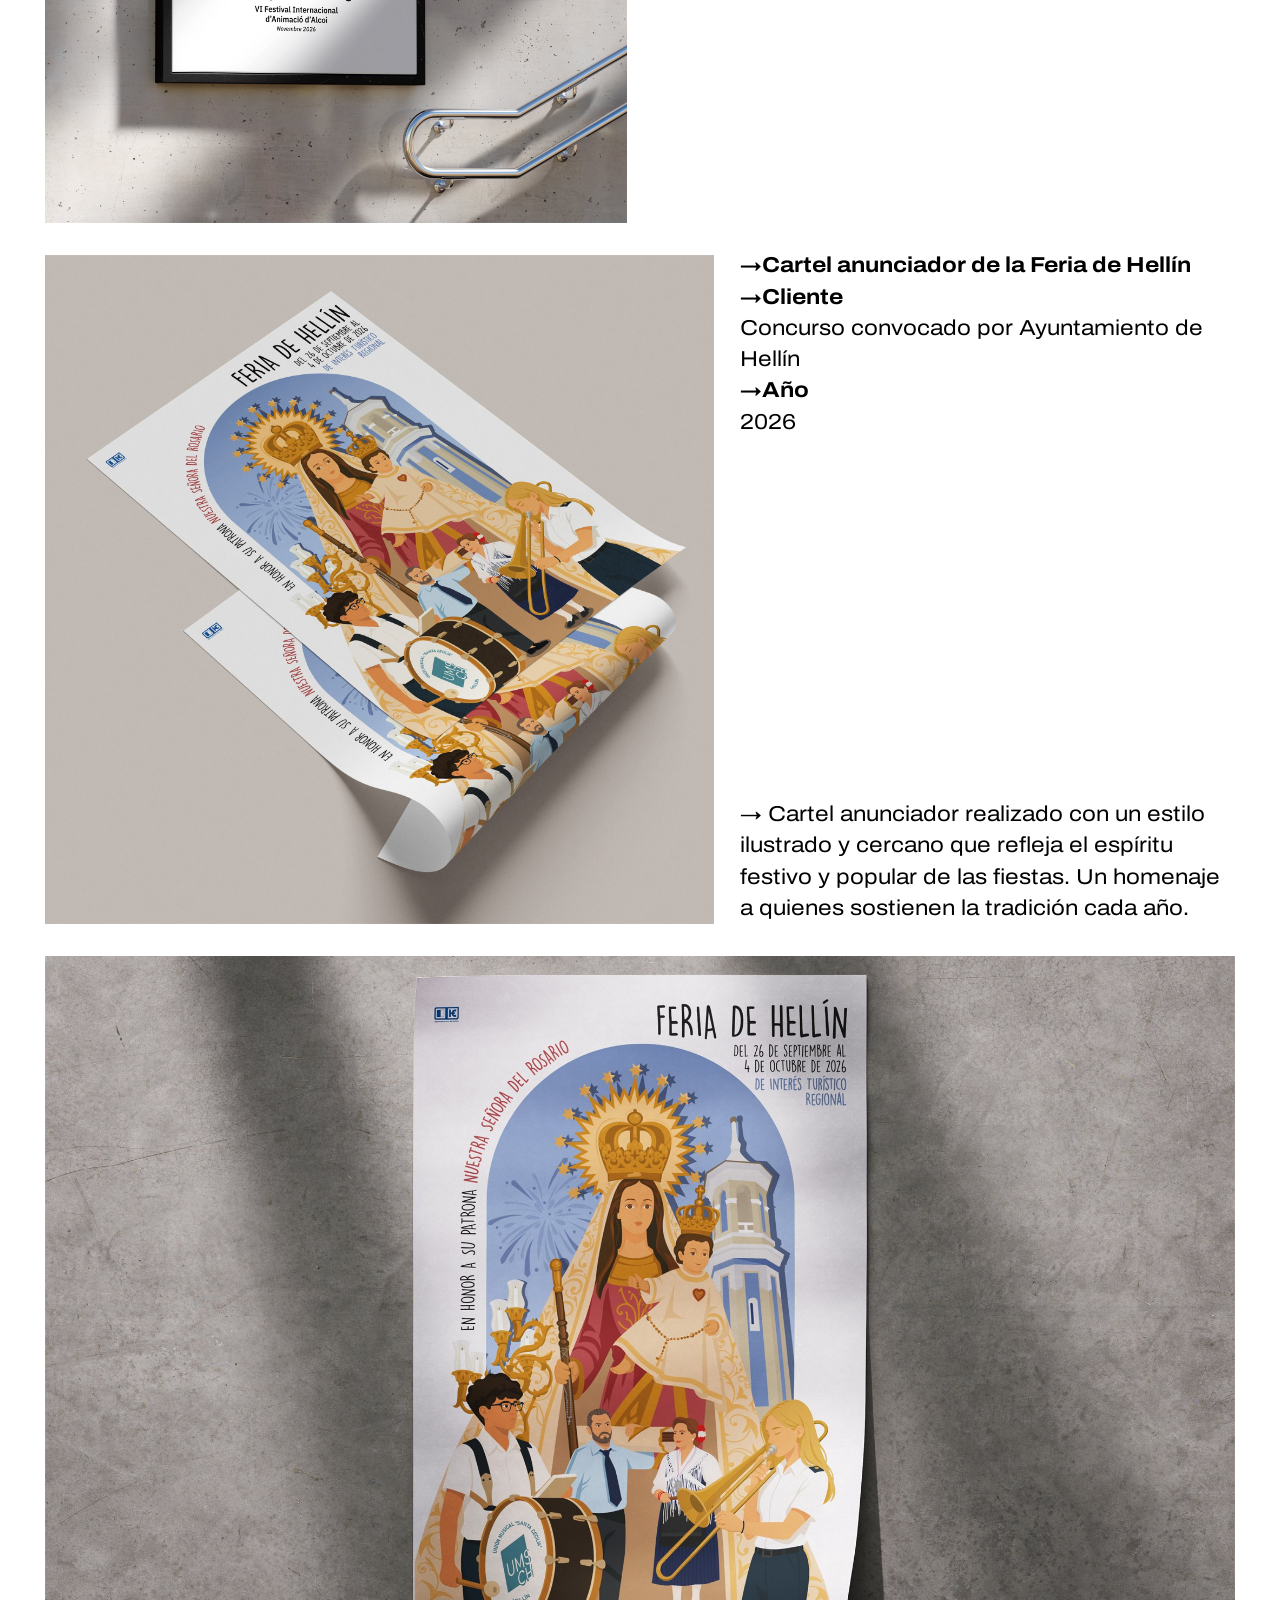
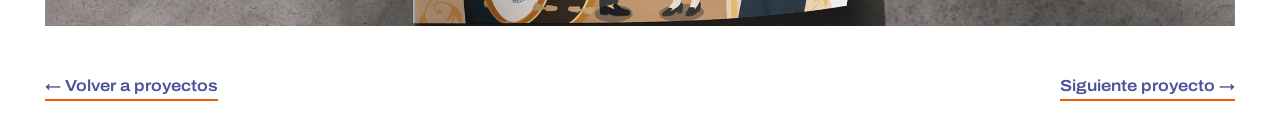
<file: carteles.html>
<!DOCTYPE html>
<html lang="es">
<head>
<meta charset="UTF-8">
<meta name="viewport" content="width=device-width, initial-scale=1">
<title>Cartelería — Emma Peinado</title>
<meta name="description" content="Selección de cartelería: exposición Renault, Animalcoi VI Festival Internacional de Animació d'Alcoi y Feria de Hellín.">
<link rel="preconnect" href="https://fonts.googleapis.com">
<link rel="preconnect" href="https://fonts.gstatic.com" crossorigin>
<link href="https://fonts.googleapis.com/css2?family=Archivo:wdth,wght@112,100..900&family=Instrument+Serif:ital@0;1&display=swap" rel="stylesheet">
<link rel="stylesheet" href="assets/css/style.css">
</head>
<body class="proyecto">

<a class="saltar" href="#contenido">Saltar al contenido principal</a>

<header class="cabecera">
  <div class="caja cabecera-caja">
    <a class="logo" href="index.html">
      <img src="assets/img/ui/logo.png" alt="Emma Peinado, inicio" width="600" height="128">
    </a>
    <nav class="menu" aria-label="Navegación principal">
      <details class="menu-desplegable" id="menu-desplegable">
        <summary class="menu-titulo">MENÚ<span class="menu-flecha" aria-hidden="true"></span></summary>
        <ul class="menu-lista">
          <li><a class="rollover" href="index.html#proyectos"><span class="rollover-recta">Proyectos</span><span class="rollover-cursiva" aria-hidden="true">Proyectos</span></a></li>
          <li><a class="rollover" href="index.html#sobre-mi"><span class="rollover-recta">Sobre mí</span><span class="rollover-cursiva" aria-hidden="true">Sobre mí</span></a></li>
          <li><a class="rollover" href="index.html#contacto"><span class="rollover-recta">Contacto</span><span class="rollover-cursiva" aria-hidden="true">Contacto</span></a></li>
        </ul>
      </details>
    </nav>
  </div>
</header>

<main id="contenido">
  <h1 class="oculto-visual">Cartelería</h1>

  <img class="portada" src="assets/img/carteles/renault-galeria.jpg"
       alt="Sala de exposición con los carteles de Renault colgados en la pared y una persona caminando.">

  <div class="caja">

    <!-- ============ RENAULT ============ -->
    <section aria-labelledby="renault-titulo">
      <h2 class="oculto-visual" id="renault-titulo">Cartelería para exposición sobre Renault</h2>

      <dl class="ficha-tecnica">
        <dt><span aria-hidden="true">→</span>Cartelería para exposición sobre Renault</dt>
        <dt><span aria-hidden="true">→</span>Cliente</dt>
        <dd class="rotulo">Proyecto académico</dd>
        <dt><span aria-hidden="true">→</span>Año</dt>
        <dd class="rotulo">2026</dd>
      </dl>

      <div class="bloque dos-col dos-col--der">
        <figure>
          <img class="foto-3-2" src="assets/img/carteles/renault-pared.jpg"
               alt="Dos carteles de la serie Renault colgados en una pared clara.">
        </figure>
        <p class="texto">
          <span aria-hidden="true">→</span>Comunicación visual para Renault,
          que representa valores como la velocidad, la ecología, y la
          innovación tecnológica mediante la repetición de su imagotipo,
          utilizando exclusivamente su color corporativo.
        </p>
      </div>

      <div class="bloque">
        <figure>
          <img class="foto-16-9" src="assets/img/carteles/renault-dos.jpg"
               alt="Dos carteles negros de la serie Renault con el logotipo repetido formando tramas.">
        </figure>
      </div>
    </section>

    <!-- ============ ANIMALCOI ============ -->
    <section aria-labelledby="animalcoi-titulo">
      <h2 class="oculto-visual" id="animalcoi-titulo">Cartel para Animalcoi</h2>

      <!-- La ficha arranca al filo de arriba de la foto y el texto cae a su
           pie: los dos cuadran con los bordes de la imagen de al lado. -->
      <div class="bloque dos-col dos-col--izq ficha-foto">
        <div class="columna-ficha">
          <dl class="ficha-tecnica al-filo">
            <dt><span aria-hidden="true">→</span>Cartel para el VI Festival Internacional de Animació d’Alcoi, 2026</dt>
            <dt><span aria-hidden="true">→</span>Cliente</dt>
            <dd class="rotulo">EASD Alcoi</dd>
            <dt><span aria-hidden="true">→</span>Año</dt>
            <dd class="rotulo">2026</dd>
            <dt><span aria-hidden="true">→</span>Premio</dt>
            <dd class="rotulo">2º Puesto: Accésit</dd>
          </dl>
          <p class="texto">
            <span aria-hidden="true">→</span>Cartel que representa a Aitana,
            mascota del festival, mediante su descomposición en formas
            circulares y fluidas. Esto aporta flexibilidad de adaptación a
            distintos formatos y soportes. Para el ámbito digital se realizaron
            además dos gifs animados.
          </p>
        </div>
        <figure>
          <img class="foto-3-2" src="assets/img/carteles/animalcoi-calle.jpg"
               alt="Cartel de Animalcoi instalado en un expositor de calle.">
        </figure>
      </div>

      <div class="bloque dos-col">
        <figure>
          <img class="foto-1-1" src="assets/img/carteles/animalcoi-marco.jpg"
               alt="Cartel de Animalcoi enmarcado en una pared interior.">
        </figure>
        <div>
          <figure>
            <img class="foto-libre" src="assets/img/carteles/banner-alargado.gif"
                 alt="Banner digital alargado de Animalcoi, animado: las formas circulares de la mascota Aitana se recomponen.">
          </figure>
          <figure style="margin-top:1rem">
            <img class="foto-libre mitad" src="assets/img/carteles/banner-cuadrado.gif"
                 alt="Banner digital cuadrado de Animalcoi, animado: las formas circulares de la mascota Aitana se recomponen.">
          </figure>
        </div>
      </div>
    </section>

    <!-- ============ HELLÍN ============ -->
    <section aria-labelledby="hellin-titulo">
      <h2 class="oculto-visual" id="hellin-titulo">Cartel anunciador de la Feria de Hellín</h2>

      <div class="bloque dos-col dos-col--der ficha-foto">
        <figure>
          <img class="foto-1-1" src="assets/img/carteles/hellin-mesa.jpg"
               alt="Cartel ilustrado de la Feria de Hellín presentado sobre una mesa.">
        </figure>
        <div class="columna-ficha">
          <dl class="ficha-tecnica al-filo">
            <dt><span aria-hidden="true">→</span>Cartel anunciador de la Feria de Hellín</dt>
            <dt><span aria-hidden="true">→</span>Cliente</dt>
            <dd class="rotulo">Concurso convocado por Ayuntamiento de Hellín</dd>
            <dt><span aria-hidden="true">→</span>Año</dt>
            <dd class="rotulo">2026</dd>
          </dl>
          <p class="texto">
            <span aria-hidden="true">→</span> Cartel anunciador realizado con un
            estilo ilustrado y cercano que refleja el espíritu festivo y popular
            de las fiestas. Un homenaje a quienes sostienen la tradición cada año.
          </p>
        </div>
      </div>

      <div class="bloque">
        <figure>
          <img class="foto-16-9" src="assets/img/carteles/hellin-pared.jpg"
               alt="Cartel de la Feria de Hellín colocado en un muro de la calle.">
        </figure>
      </div>
    </section>

    <nav class="paso-proyectos" aria-label="Seguir viendo proyectos">
      <a class="volver" href="index.html#proyectos">← Volver a proyectos</a>
      <a class="siguiente" href="packaging.html">
        Siguiente proyecto<span class="oculto-visual">: Rediseño de packaging</span><span aria-hidden="true"> →</span>
      </a>
    </nav>
  </div>
</main>

<!-- Vuelta arriba: nace apagado y lo enciende el script al bajar. -->
<button type="button" class="arriba" id="arriba" aria-label="Volver arriba">
  <svg viewBox="0 0 24 24" fill="none" stroke="currentColor" stroke-width="2.2"
       stroke-linecap="round" stroke-linejoin="round" aria-hidden="true" focusable="false">
    <path d="M12 19 V6"/>
    <path d="M5.5 12.5 L12 6 L18.5 12.5"/>
  </svg>
</button>

<script src="assets/js/app.js"></script>
</body>
</html>
</file>
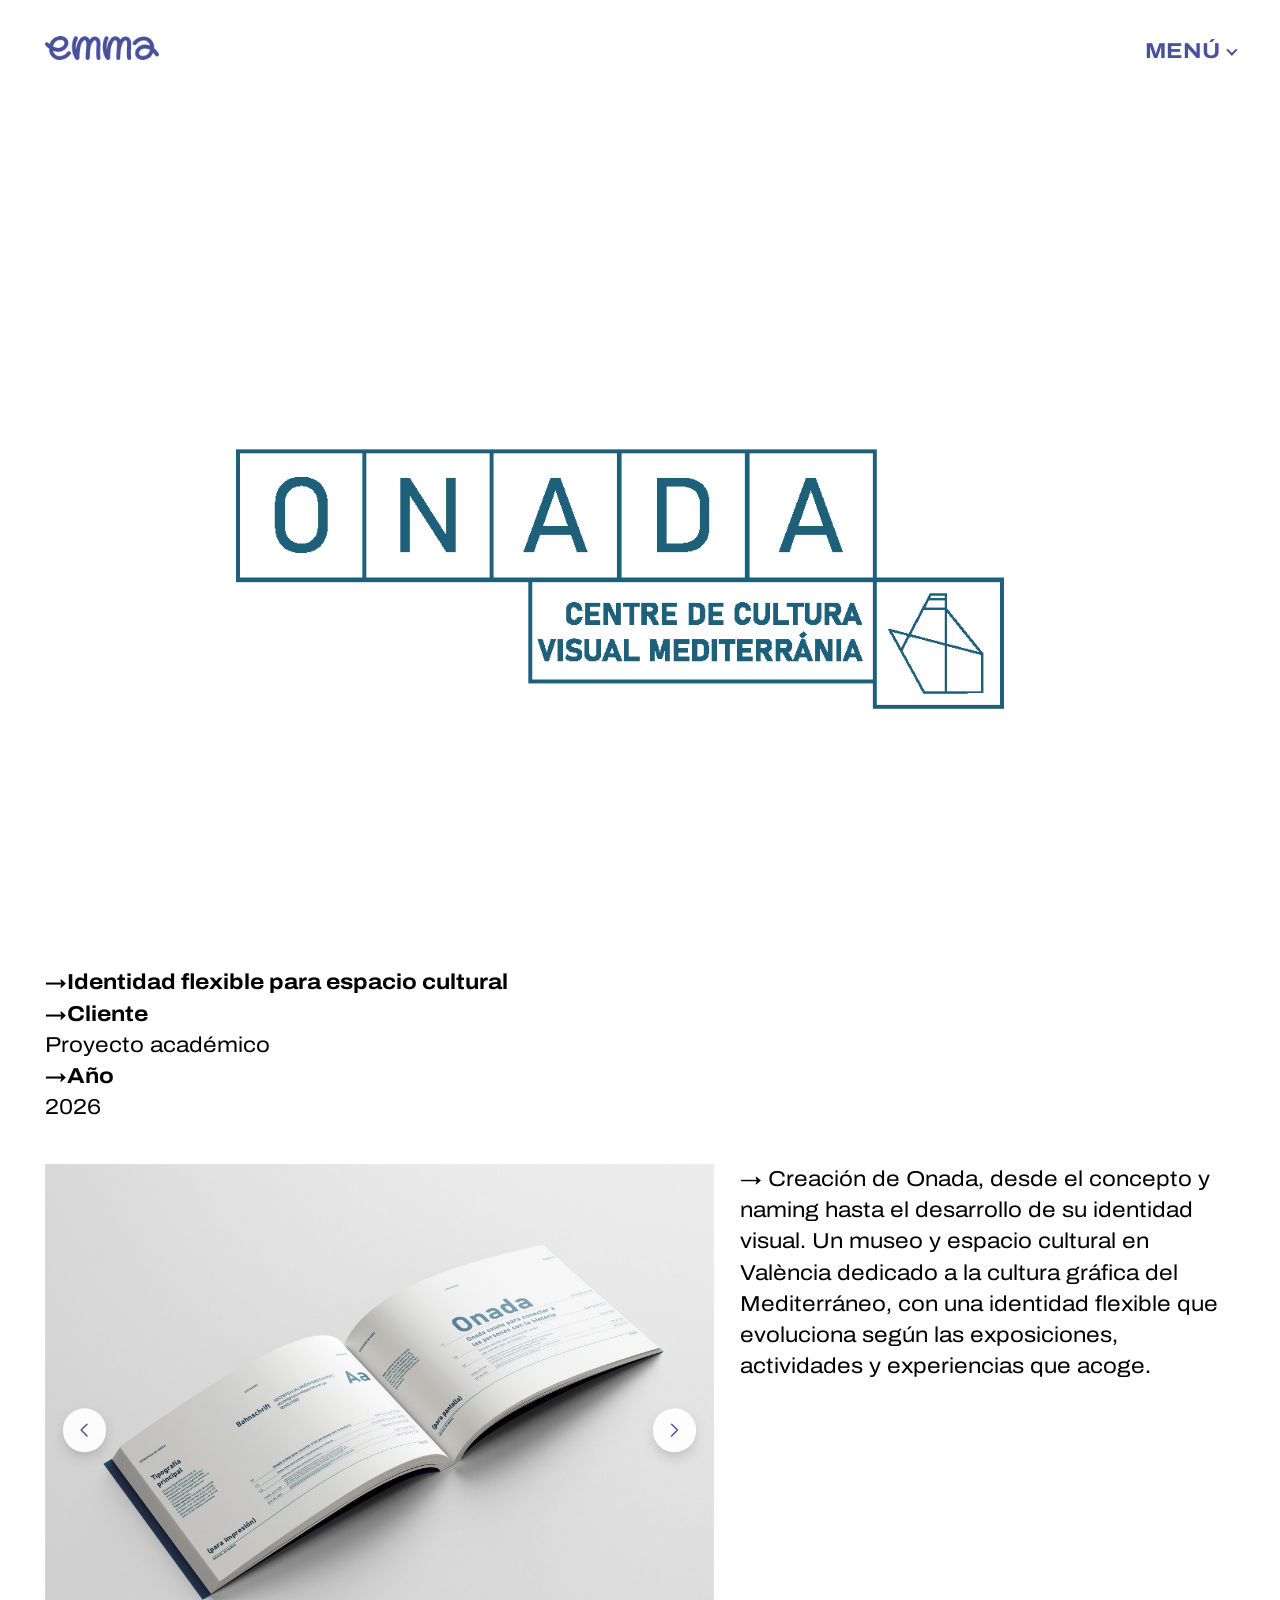
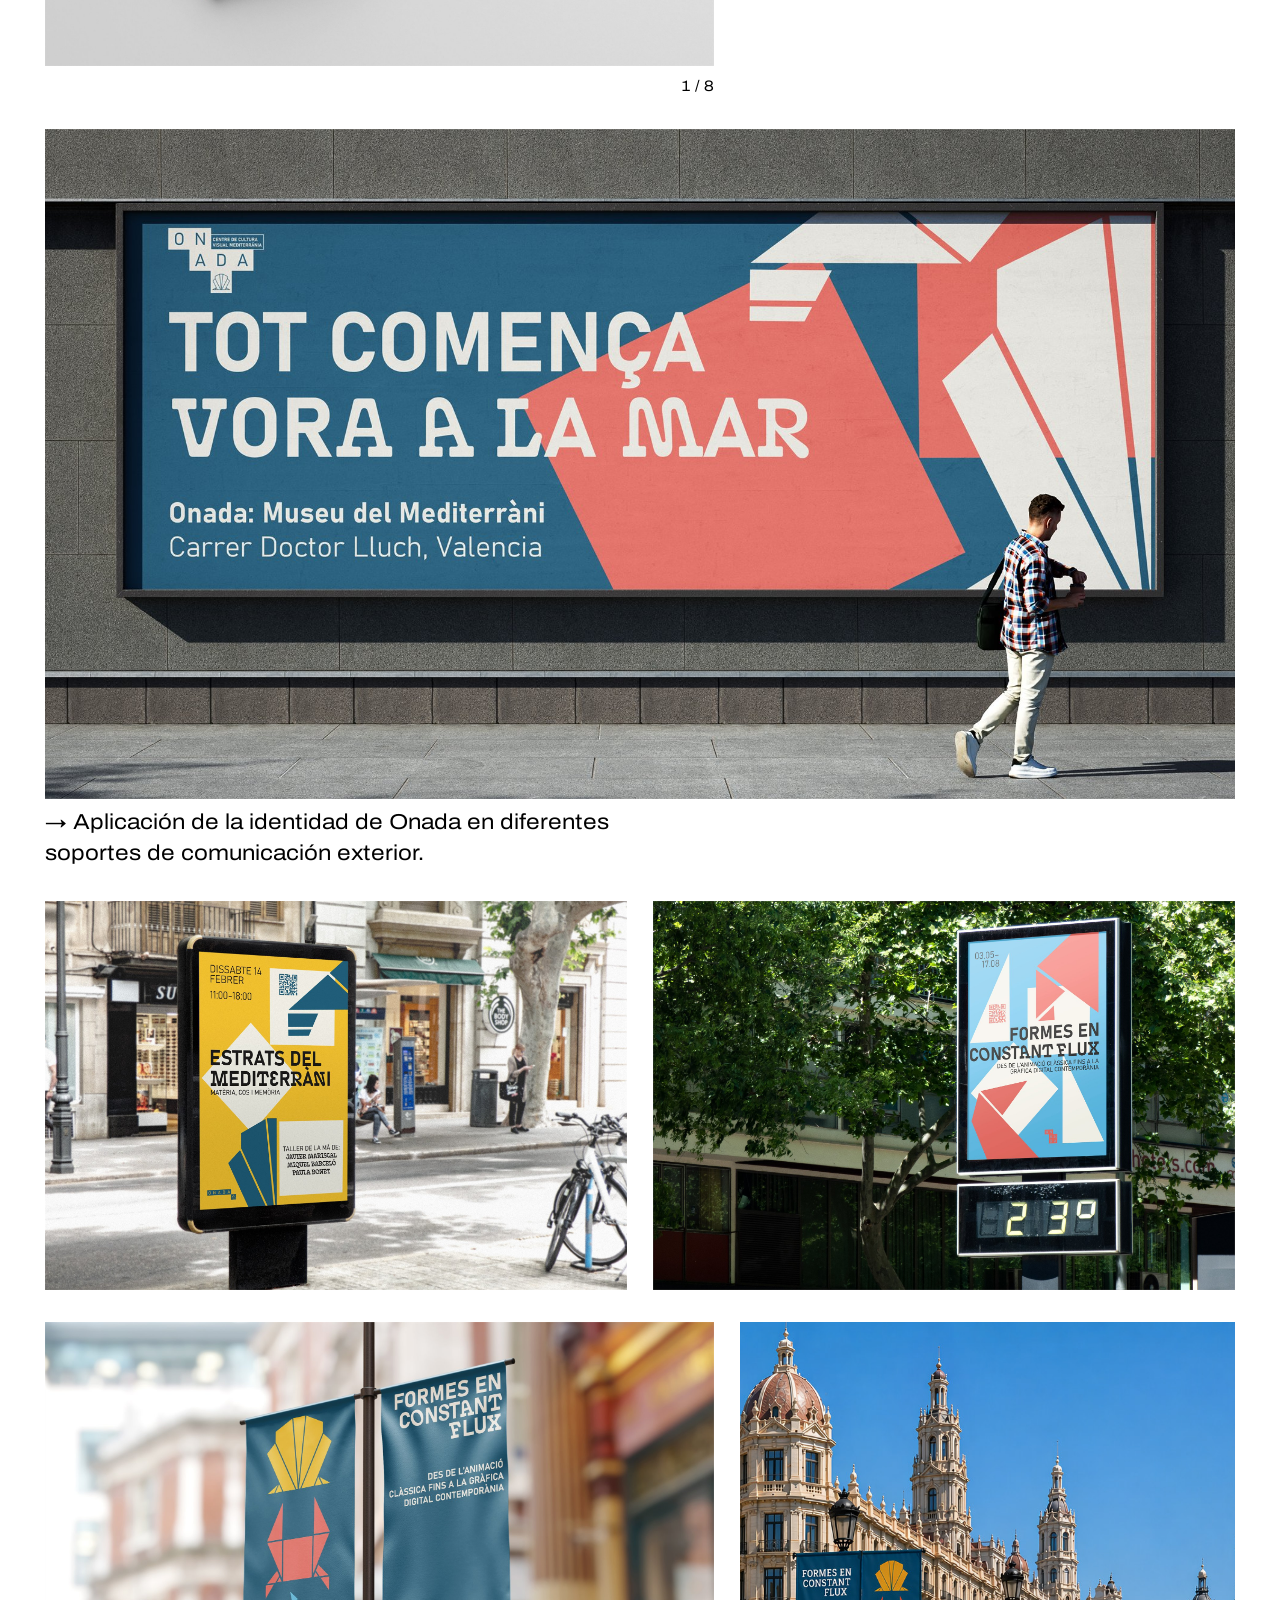
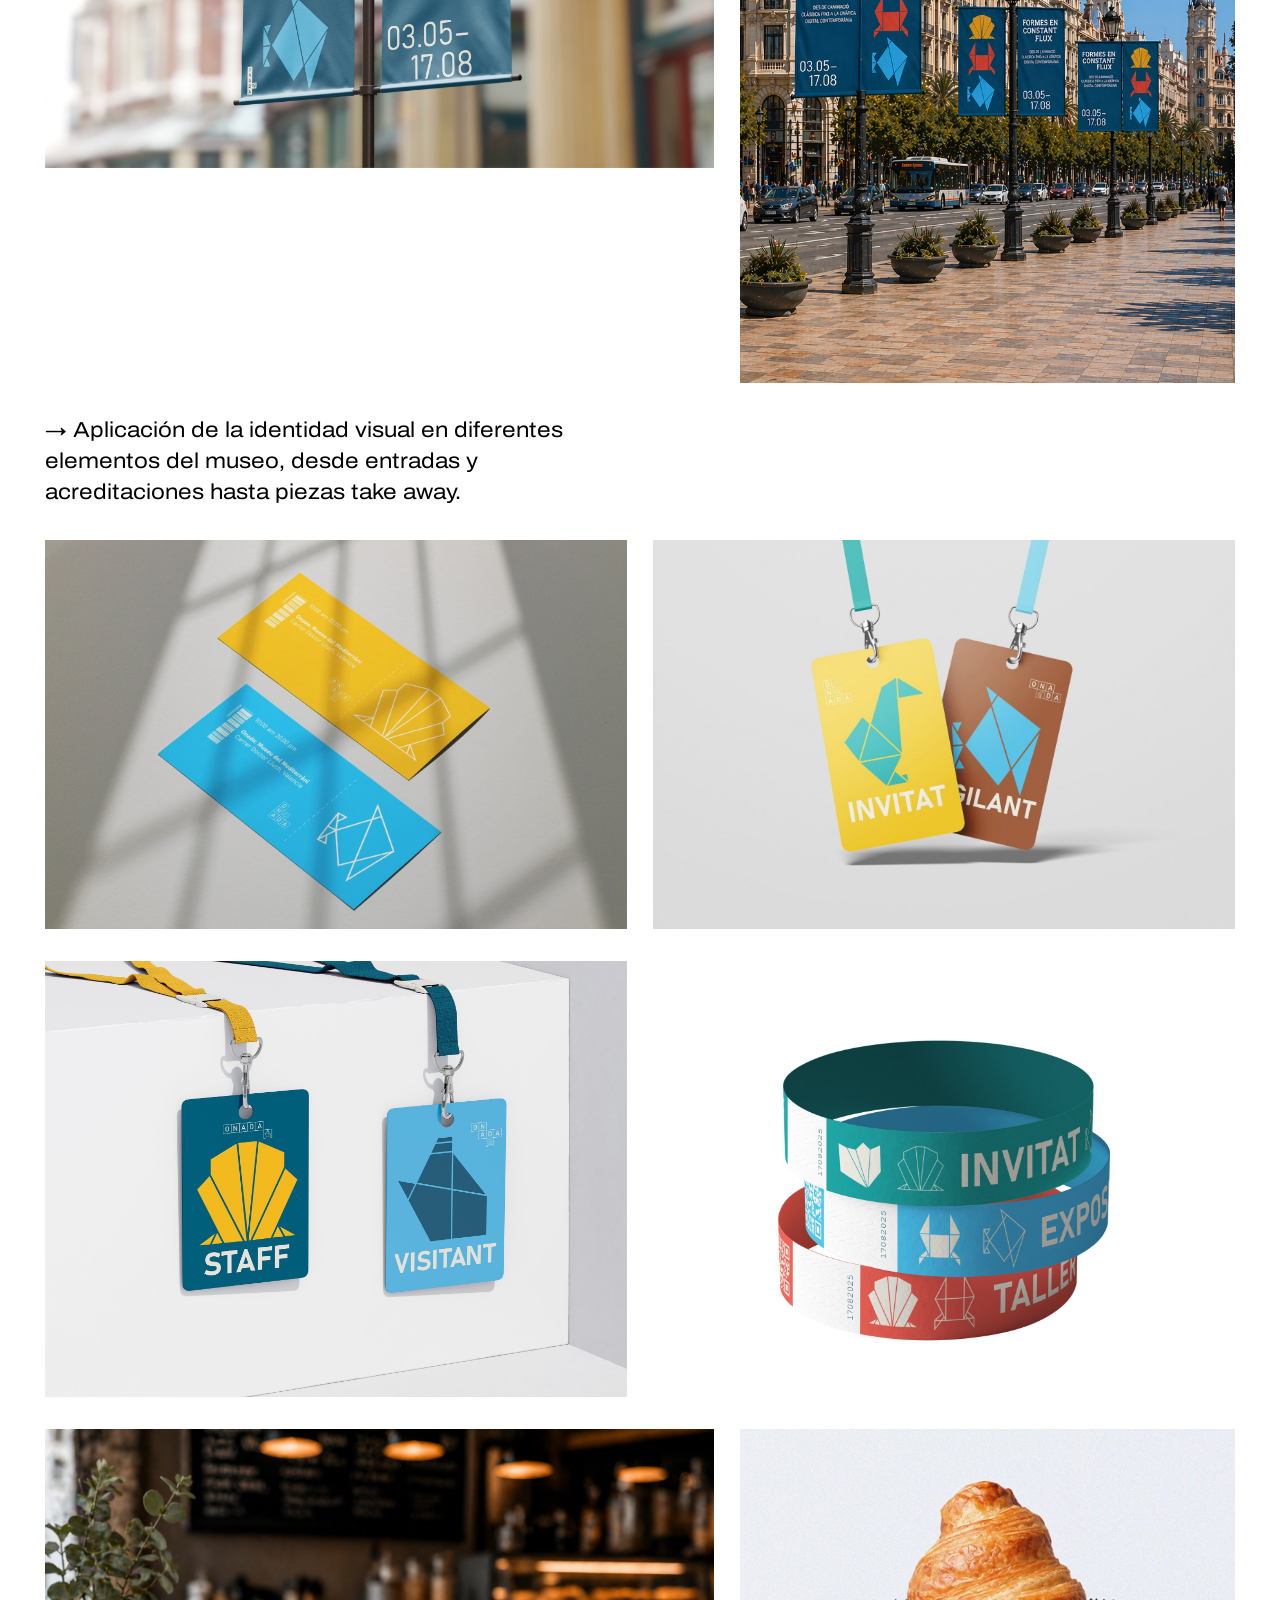
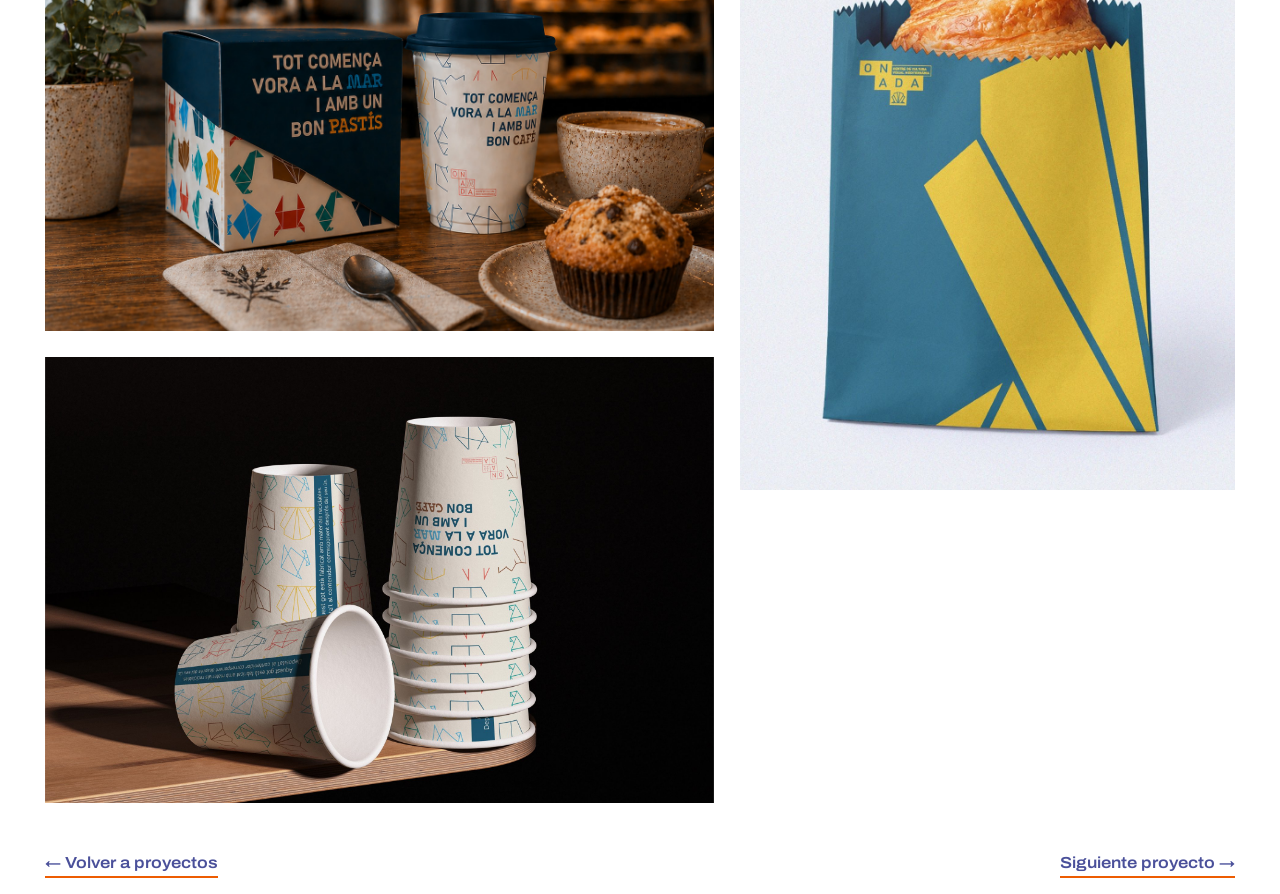
<file: onada.html>
<!DOCTYPE html>
<html lang="es">
<head>
<meta charset="UTF-8">
<meta name="viewport" content="width=device-width, initial-scale=1">
<title>Onada: centro cultural — Emma Peinado</title>
<meta name="description" content="Identidad flexible para Onada, museo y espacio cultural en València dedicado a la cultura gráfica del Mediterráneo.">
<link rel="preconnect" href="https://fonts.googleapis.com">
<link rel="preconnect" href="https://fonts.gstatic.com" crossorigin>
<link href="https://fonts.googleapis.com/css2?family=Archivo:wdth,wght@112,100..900&family=Instrument+Serif:ital@0;1&display=swap" rel="stylesheet">
<link rel="stylesheet" href="assets/css/style.css">
</head>
<body class="proyecto">

<a class="saltar" href="#contenido">Saltar al contenido principal</a>

<header class="cabecera">
  <div class="caja cabecera-caja">
    <a class="logo" href="index.html">
      <img src="assets/img/ui/logo.png" alt="Emma Peinado, inicio" width="600" height="128">
    </a>
    <nav class="menu" aria-label="Navegación principal">
      <details class="menu-desplegable" id="menu-desplegable">
        <summary class="menu-titulo">MENÚ<span class="menu-flecha" aria-hidden="true"></span></summary>
        <ul class="menu-lista">
          <li><a class="rollover" href="index.html#proyectos"><span class="rollover-recta">Proyectos</span><span class="rollover-cursiva" aria-hidden="true">Proyectos</span></a></li>
          <li><a class="rollover" href="index.html#sobre-mi"><span class="rollover-recta">Sobre mí</span><span class="rollover-cursiva" aria-hidden="true">Sobre mí</span></a></li>
          <li><a class="rollover" href="index.html#contacto"><span class="rollover-recta">Contacto</span><span class="rollover-cursiva" aria-hidden="true">Contacto</span></a></li>
        </ul>
      </details>
    </nav>
  </div>
</header>

<main id="contenido">
  <h1 class="oculto-visual">Onada: centro cultural</h1>

  <img class="portada" src="assets/img/onada/portada-logo.gif" width="1920" height="1080"
       alt="Logotipo animado de Onada, Centre de Cultura Visual Mediterrània: las casillas amarillas van cambiando de pictograma.">

  <div class="caja">

    <dl class="ficha-tecnica">
      <dt><span aria-hidden="true">→</span>Identidad flexible para espacio cultural</dt>
      <dt><span aria-hidden="true">→</span>Cliente</dt>
      <dd class="rotulo">Proyecto académico</dd>
      <dt><span aria-hidden="true">→</span>Año</dt>
      <dd class="rotulo">2026</dd>
    </dl>

    <!-- La galería del brandbook ocupa el hueco (y el tamaño) que antes
         tenía una sola foto: 4:3 en la columna ancha del bloque. -->
    <div class="bloque dos-col dos-col--der">
      <div class="galeria galeria--col" id="galeria-brandbook">
        <ul class="galeria-pista" tabindex="0" role="group" aria-label="Brandbook y manual de identidad">
          <li>
            <img src="assets/img/onada/brandbook-1.jpg"
                 alt="Brandbook de Onada abierto sobre una superficie clara, mostrando una doble página del manual." loading="lazy">
          </li>
          <li>
            <img src="assets/img/onada/galeria-manual.jpg"
                 alt="Páginas del manual de identidad con las normas de uso del logotipo." loading="lazy">
          </li>
          <li>
            <img src="assets/img/onada/galeria-brandbook-abierto.jpg"
                 alt="Brandbook de Onada abierto por una doble página con la retícula del sistema." loading="lazy">
          </li>
          <li>
            <img src="assets/img/onada/galeria-manual-colores.jpg"
                 alt="Páginas del manual con la paleta cromática de Onada." loading="lazy">
          </li>
          <li>
            <img src="assets/img/onada/galeria-libro.jpg"
                 alt="Mockup del brandbook cerrado sobre una superficie clara." loading="lazy">
          </li>
          <li>
            <img src="assets/img/onada/galeria-libro-dos.jpg"
                 alt="Segundo mockup del brandbook, abierto por otra doble página." loading="lazy">
          </li>
          <li>
            <img src="assets/img/onada/galeria-mupis.jpg"
                 alt="Páginas del manual con las aplicaciones de la identidad en mupis." loading="lazy">
          </li>
          <li>
            <img src="assets/img/onada/brandbook-2.jpg"
                 alt="Segunda doble página del brandbook de Onada con el sistema cromático aplicado." loading="lazy">
          </li>
        </ul>
        <button type="button" class="galeria-flecha galeria-flecha--antes"
                data-sentido="-1" aria-controls="galeria-brandbook"
                aria-label="Ver la imagen anterior">
          <svg viewBox="0 0 24 24" fill="none" stroke="currentColor" stroke-width="2"
               stroke-linecap="round" stroke-linejoin="round" aria-hidden="true" focusable="false">
            <path d="M15 4 L7 12 L15 20"/>
          </svg>
        </button>
        <button type="button" class="galeria-flecha galeria-flecha--despues"
                data-sentido="1" aria-controls="galeria-brandbook"
                aria-label="Ver la siguiente imagen">
          <svg viewBox="0 0 24 24" fill="none" stroke="currentColor" stroke-width="2"
               stroke-linecap="round" stroke-linejoin="round" aria-hidden="true" focusable="false">
            <path d="M9 4 L17 12 L9 20"/>
          </svg>
        </button>
        <p class="galeria-cuenta" aria-hidden="true"><span class="galeria-actual">1</span> / 8</p>
      </div>
      <p class="texto">
        <span aria-hidden="true">→</span> Creación de Onada, desde el concepto
        y naming hasta el desarrollo de su identidad visual. Un museo y
        espacio cultural en València dedicado a la cultura gráfica del
        Mediterráneo, con una identidad flexible que evoluciona según las
        exposiciones, actividades y experiencias que acoge.
      </p>
    </div>

    <div class="bloque">
      <figure>
        <img class="foto-16-9" src="assets/img/onada/valla.jpg"
             alt="Valla publicitaria con el lema «Tot comença vora a la mar» de Onada, Museu del Mediterrani.">
        <figcaption class="pie">
          <span aria-hidden="true">→</span> Aplicación de la identidad de Onada
          en diferentes soportes de comunicación exterior.
        </figcaption>
      </figure>
    </div>

    <div class="bloque dos-col">
      <figure>
        <img class="foto-3-2" src="assets/img/onada/totem.jpg"
             alt="Tótem publicitario de Onada en una calle, con cartel amarillo y azul.">
      </figure>
      <figure>
        <img class="foto-3-2" src="assets/img/onada/marquesina.jpg"
             alt="Cartel de Onada en una marquesina iluminada de noche.">
      </figure>
    </div>

    <div class="bloque dos-col dos-col--der">
      <figure>
        <img class="foto-3-2" src="assets/img/onada/banderolas.jpg"
             alt="Banderolas de Onada colgadas en la fachada de un edificio histórico.">
      </figure>
      <figure>
        <img class="foto-alta" src="assets/img/onada/fachada.jpg"
             alt="Fachada del museo con la gráfica de Onada en gran formato.">
      </figure>
    </div>

    <div class="bloque">
      <p class="texto">
        <span aria-hidden="true">→</span> Aplicación de la identidad visual en
        diferentes elementos del museo, desde entradas y acreditaciones hasta
        piezas take away.
      </p>
    </div>

    <div class="bloque dos-col">
      <figure>
        <img class="foto-3-2" src="assets/img/onada/entradas.jpg"
             alt="Entradas de Onada en amarillo y azul, con el horario, la dirección del museo y los pictogramas de la concha y la barca." loading="lazy">
      </figure>
      <figure>
        <img class="foto-3-2" src="assets/img/onada/acreditaciones-colgantes.jpg"
             alt="Acreditaciones de invitado y vigilante de Onada colgadas de sus lanyards." loading="lazy">
      </figure>
    </div>

    <div class="bloque dos-col">
      <figure>
        <img class="foto-4-3" src="assets/img/onada/acreditaciones.jpg"
             alt="Acreditaciones colgantes de Onada para staff y visitantes." loading="lazy">
      </figure>
      <figure>
        <img class="foto-4-3" src="assets/img/onada/pulseras.jpg"
             alt="Pulseras de acceso de Onada en varios colores con los textos Invitat y Taller." loading="lazy">
      </figure>
    </div>

    <!-- La bolsa va en vertical y ocupa, ella sola, el alto de las dos fotos
         apiladas de la cafetería: por eso aquí dos pilas y no dos columnas. -->
    <div class="bloque dos-pilas dos-pilas--der">
      <div class="pila">
        <figure>
          <img class="foto-4-3" src="assets/img/onada/cafeteria.jpg"
               alt="Vasos y envases take away de Onada en la cafetería del museo." loading="lazy">
        </figure>
        <figure>
          <img class="foto-3-2" src="assets/img/onada/vasos.jpg"
               alt="Vasos de papel apilados con la gráfica de Onada." loading="lazy">
        </figure>
      </div>
      <div class="pila">
        <figure>
          <img class="foto-alta" src="assets/img/onada/bolsa.jpg"
               alt="Bolsa de papel take away de Onada, en azul y amarillo, con un cruasán asomando." loading="lazy">
        </figure>
      </div>
    </div>

    <nav class="paso-proyectos" aria-label="Seguir viendo proyectos">
      <a class="volver" href="index.html#proyectos">← Volver a proyectos</a>
      <a class="siguiente" href="carteles.html">
        Siguiente proyecto<span class="oculto-visual">: Cartelería</span><span aria-hidden="true"> →</span>
      </a>
    </nav>
  </div>
</main>

<!-- Vuelta arriba: nace apagado y lo enciende el script al bajar. -->
<button type="button" class="arriba" id="arriba" aria-label="Volver arriba">
  <svg viewBox="0 0 24 24" fill="none" stroke="currentColor" stroke-width="2.2"
       stroke-linecap="round" stroke-linejoin="round" aria-hidden="true" focusable="false">
    <path d="M12 19 V6"/>
    <path d="M5.5 12.5 L12 6 L18.5 12.5"/>
  </svg>
</button>

<script src="assets/js/app.js"></script>
</body>
</html>
</file>
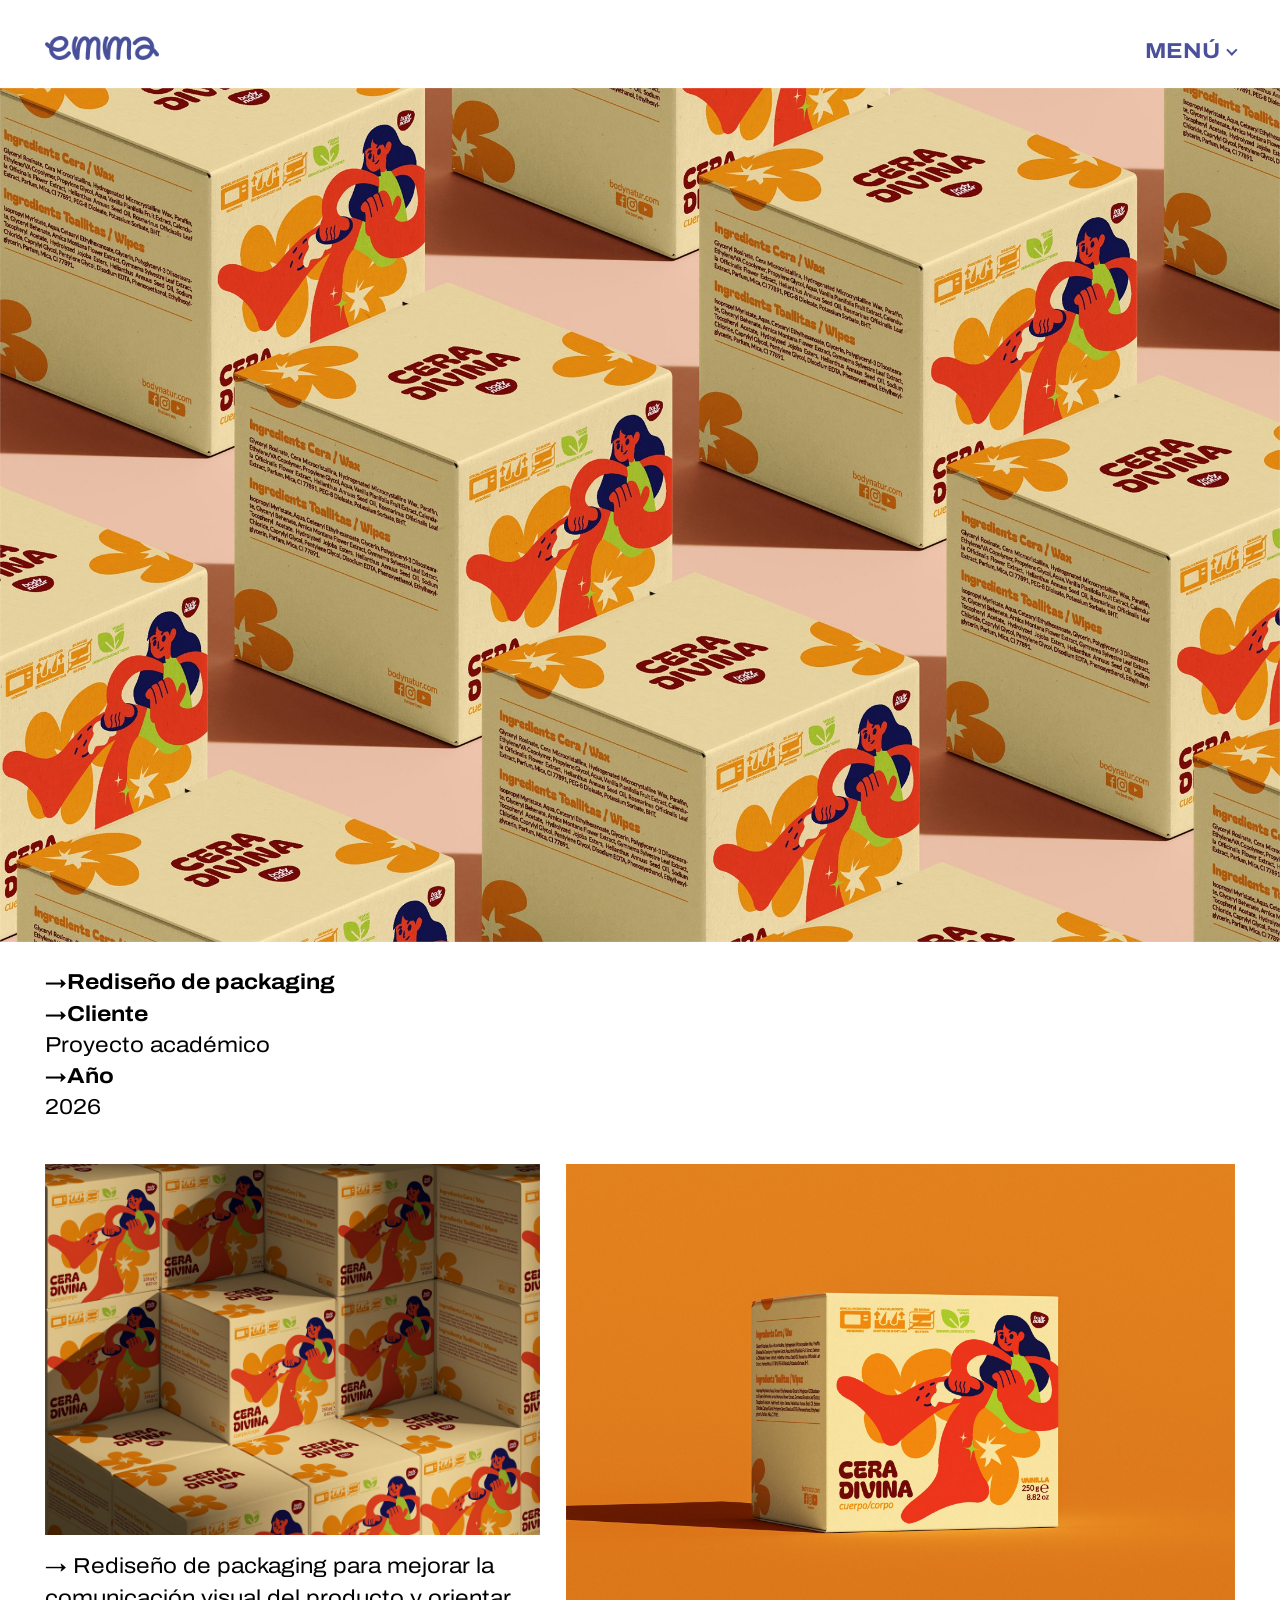
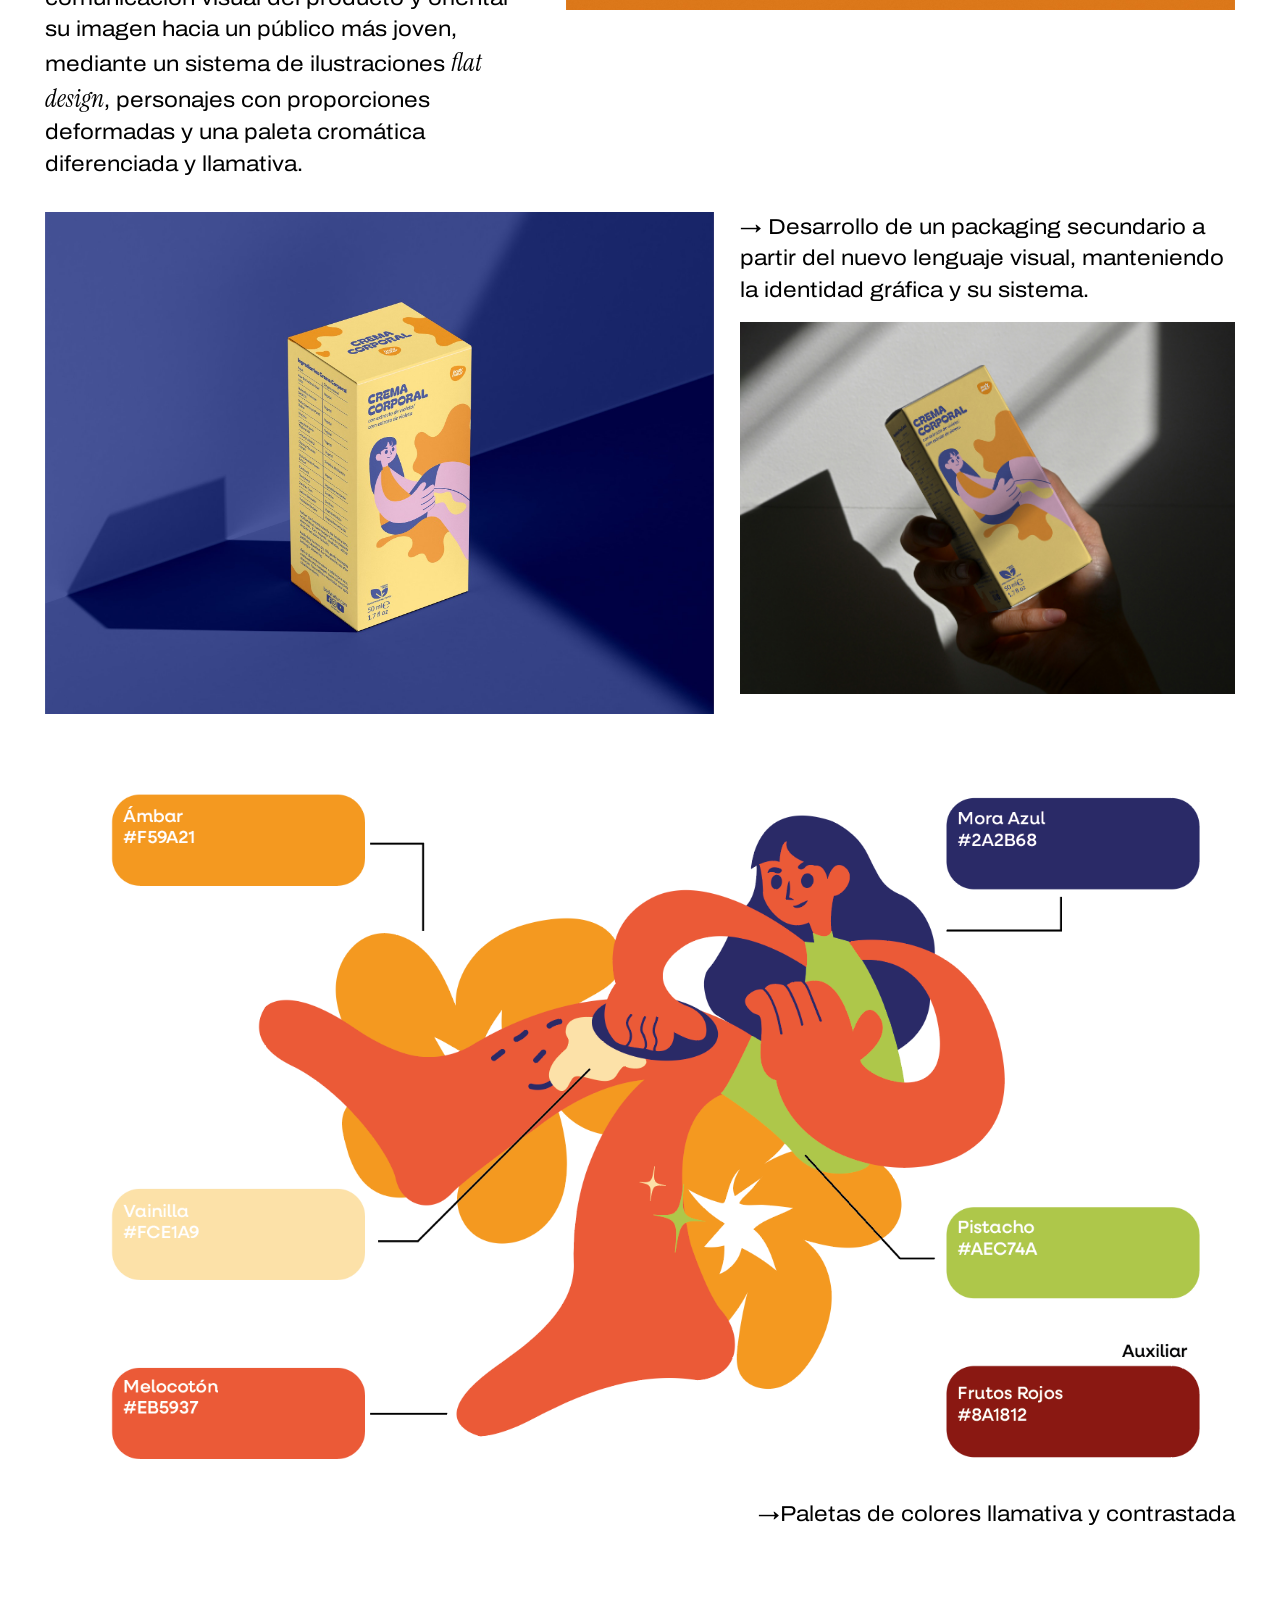
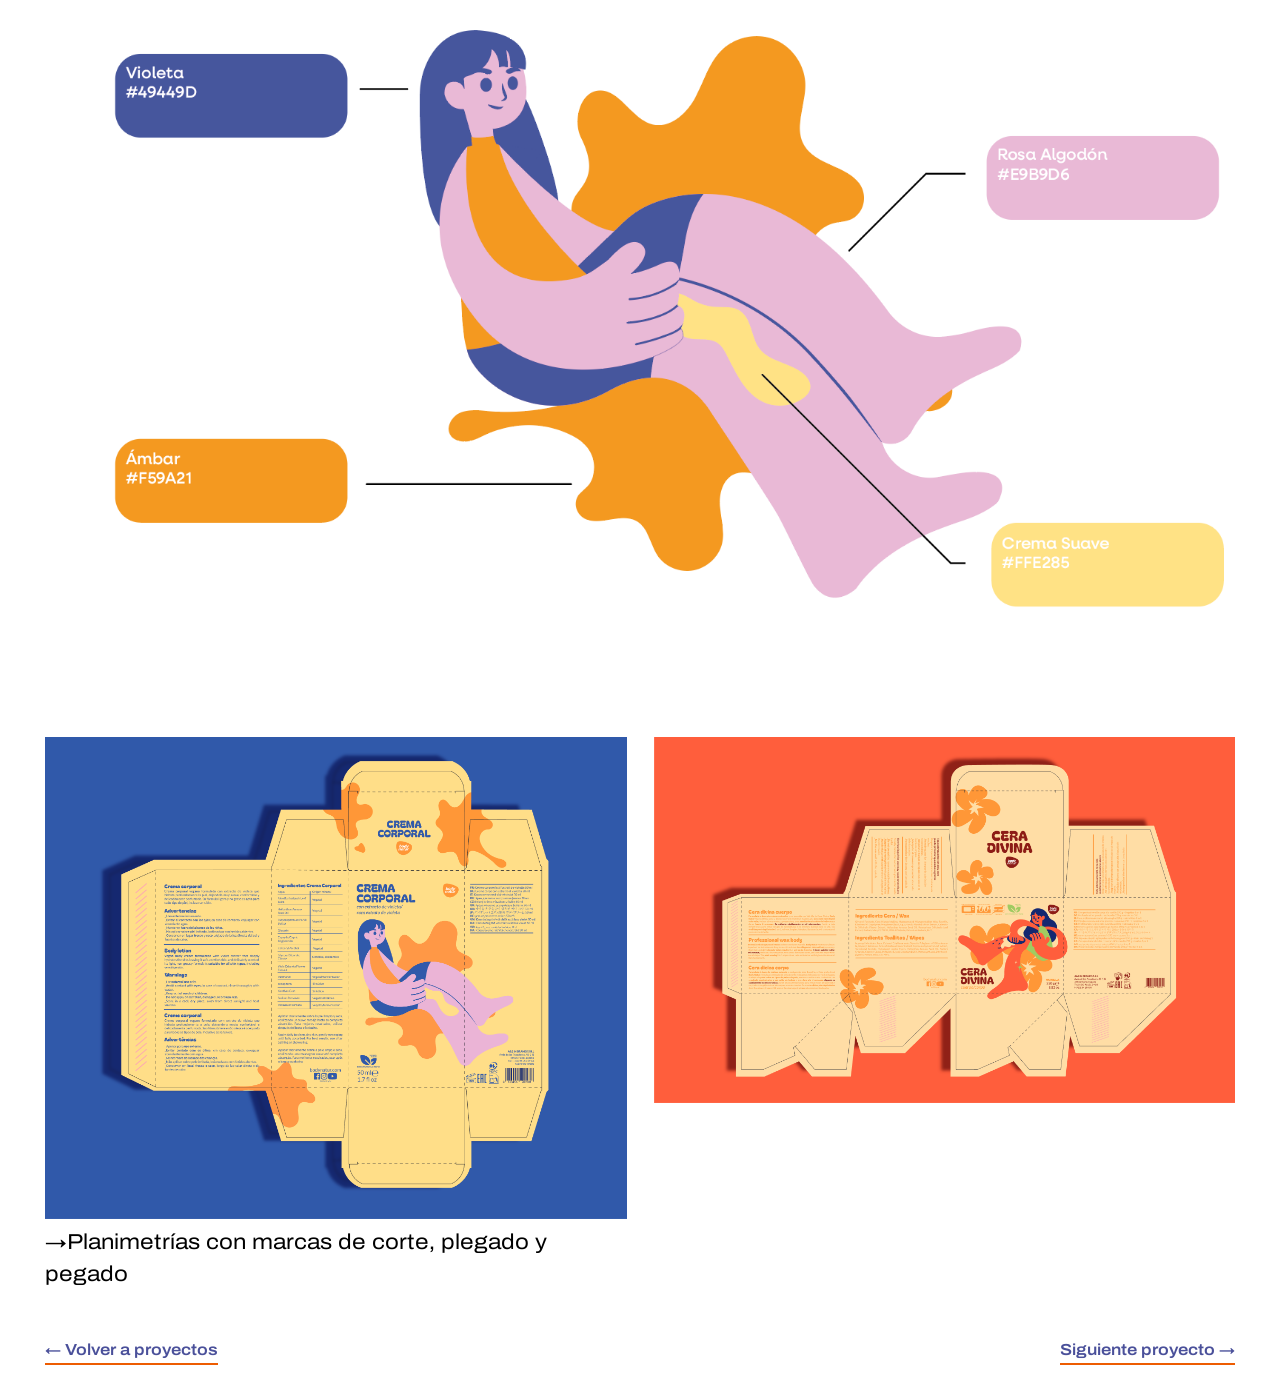
<file: packaging.html>
<!DOCTYPE html>
<html lang="es">
<head>
<meta charset="UTF-8">
<meta name="viewport" content="width=device-width, initial-scale=1">
<title>Rediseño de packaging — Emma Peinado</title>
<meta name="description" content="Rediseño de packaging para mejorar la comunicación visual del producto y orientar su imagen hacia un público más joven.">
<link rel="preconnect" href="https://fonts.googleapis.com">
<link rel="preconnect" href="https://fonts.gstatic.com" crossorigin>
<link href="https://fonts.googleapis.com/css2?family=Archivo:wdth,wght@112,100..900&family=Instrument+Serif:ital@0;1&display=swap" rel="stylesheet">
<link rel="stylesheet" href="assets/css/style.css">
</head>
<body class="proyecto">

<a class="saltar" href="#contenido">Saltar al contenido principal</a>

<header class="cabecera">
  <div class="caja cabecera-caja">
    <a class="logo" href="index.html">
      <img src="assets/img/ui/logo.png" alt="Emma Peinado, inicio" width="600" height="128">
    </a>
    <nav class="menu" aria-label="Navegación principal">
      <details class="menu-desplegable" id="menu-desplegable">
        <summary class="menu-titulo">MENÚ<span class="menu-flecha" aria-hidden="true"></span></summary>
        <ul class="menu-lista">
          <li><a class="rollover" href="index.html#proyectos"><span class="rollover-recta">Proyectos</span><span class="rollover-cursiva" aria-hidden="true">Proyectos</span></a></li>
          <li><a class="rollover" href="index.html#sobre-mi"><span class="rollover-recta">Sobre mí</span><span class="rollover-cursiva" aria-hidden="true">Sobre mí</span></a></li>
          <li><a class="rollover" href="index.html#contacto"><span class="rollover-recta">Contacto</span><span class="rollover-cursiva" aria-hidden="true">Contacto</span></a></li>
        </ul>
      </details>
    </nav>
  </div>
</header>

<main id="contenido">
  <h1 class="oculto-visual">Rediseño de packaging</h1>

  <img class="portada" src="assets/img/packaging/hero.jpg"
       alt="Cajas de la línea Cera Divina apiladas, con ilustraciones planas de personajes sobre fondo crema y rosa.">

  <div class="caja">

    <dl class="ficha-tecnica">
      <dt><span aria-hidden="true">→</span>Rediseño de packaging</dt>
      <dt><span aria-hidden="true">→</span>Cliente</dt>
      <dd class="rotulo">Proyecto académico</dd>
      <dt><span aria-hidden="true">→</span>Año</dt>
      <dd class="rotulo">2026</dd>
    </dl>

    <div class="bloque dos-col dos-col--izq">
      <div>
        <figure>
          <img class="foto-4-3" src="assets/img/packaging/compo.jpg"
               alt="Composición de varias cajas de Cera Divina vistas en perspectiva.">
        </figure>
        <p class="texto" style="margin-top:1rem">
          <span aria-hidden="true">→</span> Rediseño de packaging
          para mejorar la comunicación visual del producto y orientar su
          imagen hacia un público más joven, mediante un sistema de
          ilustraciones <i class="termino">flat design</i>, personajes con proporciones deformadas
          y una paleta cromática diferenciada y llamativa.
        </p>
      </div>
      <figure>
        <img class="foto-3-2" src="assets/img/packaging/caja-naranja.jpg"
             alt="Caja de Cera Divina sobre fondo naranja, con la ilustración del personaje y el listado de ingredientes en el lateral.">
      </figure>
    </div>

    <div class="bloque dos-col dos-col--der">
      <figure>
        <img class="foto-4-3" src="assets/img/packaging/caja-azul.jpg"
             alt="Estuche alargado de Crema Corporal sobre fondo azul.">
      </figure>
      <div>
        <p class="texto">
          <span aria-hidden="true">→</span> Desarrollo de un
          packaging secundario a partir del nuevo lenguaje visual,
          manteniendo la identidad gráfica y su sistema.
        </p>
        <figure style="margin-top:1rem">
          <img class="foto-4-3" src="assets/img/packaging/mano.jpg"
               alt="Una mano sostiene el estuche de Crema Corporal a contraluz.">
        </figure>
      </div>
    </div>

    <div class="bloque">
      <figure>
        <img class="foto-libre" src="assets/img/packaging/paleta-1.png"
             alt="Ilustración del personaje principal con la paleta cromática anotada: Ámbar, Mora Azul, Pistacho, Melocotón y Frutos Rojos como color auxiliar.">
        <figcaption class="pie" style="margin-left:auto;text-align:right">
          <span aria-hidden="true">→</span>Paletas de colores
          llamativa y contrastada
        </figcaption>
      </figure>
    </div>

    <div class="bloque">
      <figure>
        <img class="foto-libre" src="assets/img/packaging/paleta-2.png"
             alt="Segunda ilustración con la paleta secundaria anotada: Violeta, Rosa Algodón, Ámbar y Crema Suave.">
      </figure>
    </div>

    <div class="bloque">
      <div class="dos-col">
        <figure>
          <img class="foto-libre" src="assets/img/packaging/plano-1.png"
               alt="Planimetría desplegada del estuche de Crema Corporal sobre fondo azul, con el troquel, las marcas de plegado y todos los textos de la caja.">
        </figure>
        <figure>
          <img class="foto-libre" src="assets/img/packaging/plano-2.png"
               alt="Planimetría desplegada de la caja de Cera Divina sobre fondo naranja, con el troquel, las marcas de plegado y todos los textos de la caja.">
        </figure>
      </div>
      <p class="pie">
        <span aria-hidden="true">→</span>Planimetrías con marcas de
        corte, plegado y pegado
      </p>
    </div>

    <nav class="paso-proyectos" aria-label="Seguir viendo proyectos">
      <a class="volver" href="index.html#proyectos">← Volver a proyectos</a>
      <a class="siguiente" href="camins.html">
        Siguiente proyecto<span class="oculto-visual">: Camins per recórrer</span><span aria-hidden="true"> →</span>
      </a>
    </nav>
  </div>
</main>

<!-- Vuelta arriba: nace apagado y lo enciende el script al bajar. -->
<button type="button" class="arriba" id="arriba" aria-label="Volver arriba">
  <svg viewBox="0 0 24 24" fill="none" stroke="currentColor" stroke-width="2.2"
       stroke-linecap="round" stroke-linejoin="round" aria-hidden="true" focusable="false">
    <path d="M12 19 V6"/>
    <path d="M5.5 12.5 L12 6 L18.5 12.5"/>
  </svg>
</button>

<script src="assets/js/app.js"></script>
</body>
</html>
</file>
<file: assets/css/style.css>
/* =========================================================
   Emma Peinado — portfolio
   Reconstruido desde los PDF del diseño en InDesign.
   Paleta y tipografías tomadas del propio documento:
     azul    #4A509A
     naranja #ED5C01
     Archivo SemiExpanded + Instrument Serif Italic
   ========================================================= */

/* ---------- Reset ---------- */
*, *::before, *::after { box-sizing: border-box; }
html { -webkit-text-size-adjust: 100%; scroll-behavior: smooth; }
body, h1, h2, h3, h4, p, ul, ol, li, figure, figcaption, dl, dd {
  margin: 0; padding: 0;
}
ul, ol { list-style: none; }
img { display: block; max-width: 100%; height: auto; }
a { color: inherit; }

/* ---------- Tokens ---------- */
:root {
  --azul:        #4A509A;
  --azul-oscuro: #3C4185;   /* variante accesible para texto pequeño */
  /* Un único naranja en toda la web, el de la marca. Antes había una
     variante oscurecida (#B84500) para el texto pequeño; se ha quitado
     para que el tono no cambie de un sitio a otro. */
  --naranja:     #ED5C01;
  --tinta:       #000000;   /* el texto de las páginas de proyecto */
  --papel:       #FFFFFF;
  --hueso:       #F4F1EF;
  --linea:       #4A509A;

  --sans:  "Archivo", system-ui, -apple-system, "Segoe UI", sans-serif;
  --serif: "Instrument Serif", Georgia, "Times New Roman", serif;

  --margen: clamp(1.25rem, 3.5vw, 4rem);
  --dur: 220ms;
  --ease: cubic-bezier(.2, .7, .3, 1);
}

body {
  font-family: var(--sans);
  font-variation-settings: "wdth" 112;
  font-size: 1rem;
  line-height: 1.45;
  color: var(--azul);
  background: var(--papel);
  -webkit-font-smoothing: antialiased;
}

/* El contenido ocupa todo el ancho de la pantalla, con un margen lateral
   proporcional. Los párrafos largos llevan su propio max-width para que la
   línea no se haga ilegible en pantallas anchas. */
.caja {
  width: 100%;
  padding-inline: var(--margen);
}

/* ---------- Accesibilidad ---------- */
.saltar {
  position: absolute; left: 1rem; top: -4rem; z-index: 999;
  padding: .75rem 1.25rem;
  background: var(--azul); color: #fff;
  font-weight: 600; text-decoration: none;
  transition: top var(--dur) var(--ease);
}
.saltar:focus { top: 1rem; }

:where(a, button, [tabindex]):focus-visible {
  outline: 3px solid var(--naranja);
  outline-offset: 3px;
}

.oculto-visual {
  position: absolute; width: 1px; height: 1px;
  margin: -1px; padding: 0; overflow: hidden;
  clip-path: inset(50%); white-space: nowrap;
}

/* =========================================================
   CABECERA
   ========================================================= */
.cabecera {
  padding: 2.25rem 0 1rem;
}
.cabecera-caja {
  display: flex;
  align-items: flex-start;
  justify-content: space-between;
  gap: 2rem;
}
/* El logo es una imagen; la altura manda y el ancho se ajusta solo. */
.logo {
  display: block;
  flex: none;
  line-height: 0;
  text-decoration: none;
}
.logo img {
  width: auto;
  height: clamp(1.25rem, 1.9vw, 1.75rem);
}
/* ---------- Menú desplegable ----------
   Montado sobre <details>: abre y cierra sin JavaScript. */
.cabecera { position: relative; z-index: 50; }
.menu-desplegable { position: relative; }

.menu-titulo {
  display: inline-flex;
  align-items: center;
  gap: .5rem;
  font-size: 1.35rem;
  font-variation-settings: "wdth" 112, "wght" 700;
  cursor: pointer;
  user-select: none;
  list-style: none;                       /* fuera el triangulito */
  padding-bottom: 3px;
  border-bottom: 2px solid transparent;
  transition: border-color var(--dur) var(--ease);
}
.menu-titulo::-webkit-details-marker { display: none; }
.menu-titulo::marker { content: ""; }
/* El rótulo «MENÚ» va entero en lila, flechita incluida: el naranja aquí
   queda solo para el rollover de las opciones. */
.menu-titulo:hover,
.menu-desplegable[open] .menu-titulo { border-bottom-color: var(--azul); }

.menu-flecha {
  display: block;
  width: .48rem; height: .48rem;
  border-right: 2px solid var(--azul);
  border-bottom: 2px solid var(--azul);
  transform: translateY(-2px) rotate(45deg);
  transition: transform var(--dur) var(--ease);
}
.menu-desplegable[open] .menu-flecha { transform: translateY(2px) rotate(-135deg); }

/* Sin ningún recuadro: al abrir solo aparecen las opciones, alineadas
   bajo «MENÚ». Fondo transparente, sin borde ni sombra. */
.menu-lista {
  position: absolute;
  top: calc(100% + .7rem);
  right: 0;
  z-index: 300;
  display: flex;
  flex-direction: column;
  align-items: flex-end;
  gap: .05rem;
  min-width: max-content;
  animation: menuEntra 240ms var(--ease) both;
}
@keyframes menuEntra {
  from { opacity: 0; transform: translateY(-.6rem); }
  to   { opacity: 1; transform: none; }
}

.menu-lista li { animation: opcionEntra 300ms var(--ease) both; }
.menu-lista li:nth-child(1) { animation-delay: 60ms; }
.menu-lista li:nth-child(2) { animation-delay: 110ms; }
.menu-lista li:nth-child(3) { animation-delay: 160ms; }
@keyframes opcionEntra {
  from { opacity: 0; transform: translateY(-.35rem); }
  to   { opacity: 1; transform: none; }
}

/* ---------- Rollover de marca ----------
   De normal, la palabra en Archivo bold y en lila; al pasar por encima,
   la misma palabra en la cursiva serif y en naranja.
   Las dos versiones se apilan en la misma celda de una rejilla: la celda
   mide lo que la más ancha de las dos, así que al cambiar de letra no se
   mueve nada de sitio. La cursiva va marcada como aria-hidden, de modo
   que el lector de pantalla lee la palabra una sola vez. */
.rollover {
  display: inline-grid;
  grid-template-areas: "letra";
  align-items: baseline;
  justify-items: start;
}
.rollover-recta,
.rollover-cursiva {
  grid-area: letra;
  transition: opacity 180ms var(--ease);
}
.rollover-recta {
  font-family: var(--sans);
  font-style: normal;
  font-variation-settings: "wdth" 112, "wght" 700;
  color: var(--azul);
}
.rollover-cursiva {
  font-family: var(--serif);
  font-style: italic;
  font-weight: 400;
  font-variation-settings: normal;
  color: var(--naranja);
  opacity: 0;
}
/* Sirve tanto si el propio enlace es el rollover (menú) como si lo lleva
   dentro (el cv). */
a:hover .rollover-recta,
a:focus-visible .rollover-recta { opacity: 0; }
a:hover .rollover-cursiva,
a:focus-visible .rollover-cursiva { opacity: 1; }

.menu-lista a {
  position: relative;
  font-size: clamp(1.2rem, 1.3vw, 1.5rem);
  line-height: 1.65;
  text-decoration: none;
  justify-items: end;                     /* alineadas bajo «MENÚ» */
}

/* En las páginas de proyecto las opciones caen sobre la foto de portada.
   Para que se lean, al abrir el menú se funde un velo blanco que se
   desvanece hacia abajo: no tiene ningún borde, así que no se ve como un
   recuadro. En la portada no aparece, porque el fondo ya es claro. */
body.proyecto:has(.menu-desplegable[open]) .cabecera::after {
  content: "";
  position: absolute;
  left: 0; right: 0; top: 100%;
  height: 14rem;
  pointer-events: none;
  background: linear-gradient(to bottom,
              var(--papel) 0%, var(--papel) 45%, rgba(255, 255, 255, 0) 100%);
  animation: menuEntra 240ms var(--ease) both;
}
/* El filete va colgado de la cursiva, no del enlace: así mide justo lo que
   la palabra en cursiva y no se asoma por los lados. Crece desde la
   derecha. */
.menu-lista .rollover-cursiva { position: relative; }
.menu-lista .rollover-cursiva::after {
  content: "";
  position: absolute;
  left: 0; right: 0; bottom: .1em;
  height: 1px;
  background: var(--naranja);
  transform: scaleX(0);
  transform-origin: right;
  transition: transform 260ms var(--ease);
}
.menu-lista a:hover .rollover-cursiva::after,
.menu-lista a:focus-visible .rollover-cursiva::after { transform: scaleX(1); }
/* La sección que se está viendo se sigue anunciando al lector de pantalla
   con aria-current, pero no se marca con color: las tres opciones van en
   lila y el naranja queda solo para el rollover. */

@media (max-width: 40rem) {
  .cabecera-caja { align-items: center; }
}

/* =========================================================
   PORTADA — HERO
   ========================================================= */
.hero { padding: 3.5rem 0 4.5rem; }
.hero-kicker {
  color: var(--naranja);
  font-size: .95rem;
  font-variation-settings: "wdth" 112, "wght" 600;
  letter-spacing: .02em;
  margin-bottom: 1.1rem;
}
.hero h1 {
  font-size: clamp(2.75rem, 1.2rem + 6.2vw, 6rem);
  line-height: 1.02;
  font-variation-settings: "wdth" 112, "wght" 700;
  letter-spacing: -0.02em;
  color: var(--azul);
  max-width: 18ch;
}
.cursiva {
  font-family: var(--serif);
  font-style: italic;
  font-weight: 400;
  color: var(--naranja);
  letter-spacing: 0;
}
/* Cursiva de texto corrido para términos y extranjerismos («flat design»).
   Archivo no tiene italic de verdad, así que la cursiva sale de la serif de
   la casa; aquí no se cambia el color, para que no parezca un destacado.
   La serif pinta más pequeña al mismo cuerpo: se compensa un pelo. */
.termino {
  font-family: var(--serif);
  font-style: italic;
  font-weight: 400;
  font-size: 1.15em;
  letter-spacing: 0;
}
/* Trozos de texto que no se parten nunca: la preposición baja con su
   sustantivo en vez de quedarse sola al final de la línea. */
.junto { white-space: nowrap; }
.hero p {
  margin-top: 1.5rem;
  max-width: 46ch;
  font-size: 1.05rem;
  line-height: 1.5;
}
/* Píldora de borde naranja, como el descriptor del diseño. Al pasar por
   encima se invierte: se rellena de naranja y la letra pasa a blanco. */
.boton {
  display: inline-block;
  margin-top: 1.6rem;
  padding: .7rem 1.9rem;
  border: 1.5px solid var(--naranja);
  border-radius: 999px;
  background: transparent;
  color: var(--naranja);
  font-size: 1.05rem;
  font-variation-settings: "wdth" 112, "wght" 700;
  text-decoration: none;
  transition: background var(--dur) var(--ease),
              color var(--dur) var(--ease);
}
.boton:hover { background: var(--naranja); color: var(--papel); }

/* =========================================================
   PROYECTOS
   ========================================================= */
.proyectos {
  --alto: clamp(170px, 21vw, 300px);
  position: relative;
  padding-bottom: 5rem;
  /* El carrusel se desplaza por dentro, pero su contenido seguía contando
     para el ancho de la página y dejaba una barra horizontal a pie de
     pantalla. «clip» lo corta sin crear otra caja de desplazamiento, así
     que el carrusel se sigue recorriendo igual. */
  overflow-x: clip;
}

/* ---------- Carrusel horizontal a sangre ----------
   Está quieto: se recorre con las flechas de los laterales. Al llegar al
   final vuelve a empezar sin costura. La barra se oculta. */
.carrusel {
  overflow-x: auto;
  overflow-y: hidden;
  scrollbar-width: none;            /* Firefox */
  -ms-overflow-style: none;         /* Edge antiguo */
}
.carrusel::-webkit-scrollbar { width: 0; height: 0; display: none; }

.carrusel-pista {
  display: flex;
  gap: 1.6rem;
  width: max-content;
  padding-inline: var(--margen);
}

.tarjeta { display: flex; flex-direction: column; flex: none; }
.tarjeta-foto {
  display: block;
  height: var(--alto);
  aspect-ratio: 16 / 8.6;
  overflow: hidden;
  background: var(--hueso);
}
.tarjeta-foto img {
  width: 100%; height: 100%;
  object-fit: cover;
  transition: transform var(--dur) var(--ease);
}
a.tarjeta-foto:hover img { transform: scale(1.03); }

/* El rediseño de identidad sigue en marcha y no tiene página todavía: al
   pasar por encima de la foto se funde un velo con el aviso. En pantallas
   sin ratón se deja puesto, porque allí no hay manera de pasar por encima;
   el velo es translúcido, así que la foto se sigue viendo. */
.tarjeta-proceso { position: relative; }
.proceso {
  position: absolute;
  inset: 0;
  display: grid;
  place-items: center;
  background: rgba(255, 255, 255, .78);
  color: var(--naranja);
  font-family: var(--serif);
  font-style: italic;
  font-size: clamp(1.4rem, 2.2vw, 2.1rem);
  line-height: 1;
  opacity: 0;
  transition: opacity var(--dur) var(--ease);
}
.tarjeta-proceso:hover .proceso { opacity: 1; }
@media (hover: none) {
  .proceso { opacity: 1; }
}

/* Una flecha a cada lado, centradas sobre las imágenes. El contenedor no
   intercepta el ratón para no estorbar al recorrer la tira a mano. */
.carrusel-flechas {
  position: absolute;
  left: 0; right: 0;
  top: calc(var(--alto) / 2);
  transform: translateY(-50%);
  z-index: 20;
  display: flex;
  justify-content: space-between;
  padding-inline: clamp(.6rem, 1.4vw, 1.4rem);
  pointer-events: none;
}
.carrusel-flecha,
.galeria-flecha {
  pointer-events: auto;
  display: grid;
  place-items: center;
  width: clamp(2.4rem, 3.4vw, 3.2rem);
  height: clamp(2.4rem, 3.4vw, 3.2rem);
  border: 0;
  border-radius: 50%;
  color: var(--azul);
  background: rgba(255, 255, 255, .92);
  box-shadow: 0 6px 18px -8px rgba(20, 18, 16, .45);
  transition: background var(--dur) var(--ease),
              color var(--dur) var(--ease),
              transform var(--dur) var(--ease);
}
.carrusel-flecha svg,
.galeria-flecha svg { width: 1.1rem; height: 1.1rem; }
.carrusel-flecha:hover,
.galeria-flecha:hover {
  background: var(--naranja);
  color: var(--papel);
  transform: scale(1.08);
}
@media (prefers-reduced-motion: reduce) {
  .carrusel-flecha:hover,
  .galeria-flecha:hover { transform: none; }
}

/* tarjeta de Cartelería: dos fotos partidas en diagonal */
.tarjeta-diagonal { position: relative; }
.tarjeta-diagonal img { position: absolute; inset: 0; }
.tarjeta-diagonal img:first-child { clip-path: polygon(0 0, 100% 0, 0 100%); }
.tarjeta-diagonal img:last-child  { clip-path: polygon(100% 0, 100% 100%, 0 100%); }

.tarjeta h3 {
  margin-top: .7rem;
  font-size: clamp(1.25rem, .9rem + 1vw, 1.7rem);
  font-variation-settings: "wdth" 112, "wght" 700;
  letter-spacing: -0.01em;
  line-height: 1.15;
}
.tarjeta h3 a { text-decoration: none; }
.tarjeta h3 a:hover { text-decoration: underline; text-underline-offset: 3px; }

.etiquetas {
  display: flex; flex-wrap: wrap; gap: .4rem;
  margin-top: .6rem;
}
/* Descriptores: la misma píldora redondeada del botón, en pequeño. */
.etiquetas li {
  border: 1px solid var(--naranja);
  border-radius: 999px;
  color: var(--naranja);
  font-size: .85rem;
  font-variation-settings: "wdth" 112, "wght" 700;
  padding: .16rem .75rem;
}

/* =========================================================
   SOBRE MÍ
   ========================================================= */
.sobre { padding: 2rem 0 4rem; }
.sobre-titular {
  display: flex;
  align-items: baseline;
  justify-content: space-between;
  gap: 2rem;
  padding-bottom: .5rem;
  border-bottom: 1px solid var(--linea);
}
.sobre-titular h2 {
  font-size: clamp(2rem, 1.1rem + 3.2vw, 3.4rem);
  font-variation-settings: "wdth" 112, "wght" 700;
  letter-spacing: -0.02em;
  line-height: 1.05;
}
.naranja { color: var(--naranja); }
/* Enlace al CV: el rótulo con la misma cursiva serif del menú (y el mismo
   paso a naranja con filete), y el círculo relleno en el lila de marca
   con la flecha en blanco. */
.cv {
  display: inline-flex;
  align-items: center;
  gap: .65rem;
  flex: none;
  text-decoration: none;
}
/* «CV» en recta y lila; al pasar por encima, «cv» en cursiva naranja.
   Sin filete, a diferencia del menú. */
.cv-texto {
  font-size: clamp(1.55rem, 1.9vw, 2.15rem);
  line-height: 1.4;
  letter-spacing: .01em;
}

.cv-icono {
  display: grid;
  place-items: center;
  width: clamp(2.8rem, 3.2vw, 3.4rem);
  height: clamp(2.8rem, 3.2vw, 3.4rem);
  border-radius: 50%;
  background: var(--azul);
  color: var(--papel);
  transition: background var(--dur) var(--ease),
              transform var(--dur) var(--ease);
}
.cv-icono svg {
  width: 1.35rem;
  height: 1.35rem;
  transition: transform var(--dur) var(--ease);
}
.cv:hover .cv-icono,
.cv:focus-visible .cv-icono { background: var(--naranja); transform: scale(1.06); }
.cv:hover .cv-icono svg,
.cv:focus-visible .cv-icono svg { transform: translate(-2px, 2px); }

@media (prefers-reduced-motion: reduce) {
  .cv:hover .cv-icono,
  .cv:focus-visible .cv-icono { transform: none; }
  .cv:hover .cv-icono svg,
  .cv:focus-visible .cv-icono svg { transform: none; }
}

.sobre-cuerpo {
  display: grid;
  grid-template-columns: minmax(0, 20rem) minmax(0, 1fr);
  gap: 2.5rem;
  margin-top: 2rem;
}
@media (max-width: 54rem) { .sobre-cuerpo { grid-template-columns: 1fr; } }

/* El retrato es la polaroid entera —marco incluido— recortada por el canto
   mismo de la cartulina: lo que se quita es el blanco de la mesa que había
   alrededor. Queda en 9:14, la proporción de la cartulina. Como el marco es
   del mismo blanco que la página, el filo se marca con una línea finísima
   del lila de marca; si no, la foto se desangraría contra el fondo. */
.ficha img {
  width: 100%;
  max-width: 17rem;
  aspect-ratio: 9 / 14;
  object-fit: cover;
  margin-inline: auto;
  border: 1px solid rgba(74, 80, 154, .18);
}
.ficha-nombre {
  display: flex; align-items: center; justify-content: center;
  gap: .9rem;
  margin-top: 1.4rem;
}
.ficha-nombre strong {
  font-size: 1.7rem;
  font-variation-settings: "wdth" 112, "wght" 700;
  line-height: 1.05;
  text-align: right;
  letter-spacing: -0.01em;
}
.ficha-nombre span {
  border-left: 1px solid var(--linea);
  padding-left: .9rem;
  color: var(--naranja);
  font-size: 1.1rem;
  line-height: 1.25;
  max-width: 10rem;
}
.ficha-contacto {
  margin-top: 1.2rem;
  text-align: center;
  font-size: 1.05rem;
  line-height: 1.6;
  font-style: normal;
}
.ficha-contacto a { color: var(--naranja); text-decoration: none; }
.ficha-contacto a:hover { text-decoration: underline; }

.bio { border-left: 1px solid var(--linea); padding-left: 2.5rem; }
@media (max-width: 54rem) { .bio { border-left: 0; padding-left: 0; } }
.bio p { font-size: 1.2rem; line-height: 1.5; max-width: 78ch; }
.bio p + p { margin-top: 1rem; }
.bio b { font-variation-settings: "wdth" 112, "wght" 700; }
.bio .n { color: var(--naranja); }
.bio .a { color: var(--azul); }

.docencia { margin-top: 1.8rem; padding-top: 1.5rem; border-top: 1px solid var(--linea); }
.docencia h3 {
  font-size: clamp(1.5rem, 1rem + 1.6vw, 2.1rem);
  font-variation-settings: "wdth" 112, "wght" 700;
  margin-bottom: .8rem;
  letter-spacing: -0.01em;
}
.docencia-fila {
  display: grid;
  grid-template-columns: minmax(0, 1.6fr) minmax(0, 1fr) minmax(0, 1fr);
  gap: .5rem 1.5rem;
  padding: .55rem 0;
  font-size: 1.2rem;        /* el mismo cuerpo que la biografía */
}
@media (max-width: 44rem) { .docencia-fila { grid-template-columns: 1fr; gap: .1rem; } }
.docencia-fila dt {
  font-variation-settings: "wdth" 112, "wght" 700;
  line-height: 1.2;
}
.docencia-fila dd { line-height: 1.2; }

/* =========================================================
   QUÉ HAGO
   ========================================================= */
.quehago { padding: 3rem 0 2rem; }
.quehago h2 {
  font-size: clamp(2.2rem, 1.1rem + 4vw, 4rem);
  font-variation-settings: "wdth" 112, "wght" 700;
  color: var(--naranja);
  letter-spacing: -0.02em;
  line-height: 1;
}
.quehago h2 .sub {
  display: block;
  font-family: var(--serif);
  font-style: italic;
  font-weight: 400;
  font-size: .72em;
  color: var(--azul);
  letter-spacing: 0;
  margin-top: .1em;
}

/* Dos franjas que reparten las disciplinas a lo ancho de toda la pantalla,
   desplazadas entre sí para conservar el aire de la maqueta. */
.disciplinas {
  --corre: clamp(1rem, 5vw, 7rem);
  margin: 3.5rem 0 4rem;
  font-size: clamp(1.15rem, .7rem + 1.5vw, 2.1rem);
  font-variation-settings: "wdth" 112, "wght" 700;
}
/* Las seis palabras van en una sola lista, alternando naranja y lila. En
   pantalla ancha se reparten en dos filas de una rejilla de seis columnas:
   la de abajo (lila) con los centros en 1/6, 3/6 y 5/6, y la de arriba
   (naranja) desplazada media columna, de modo que cada palabra cae justo
   en el hueco entre dos de la de abajo: «Tipografía» entre «Packaging» y
   «Branding», y «Cartelería» entre «Branding» y «Dirección creativa».
   La última de arriba cierra pegada al borde derecho. */
.disciplinas-lista {
  display: grid;
  /* minmax(0, 1fr): las seis columnas miden exactamente lo mismo aunque
     una palabra sea más ancha que su celda. */
  grid-template-columns: repeat(6, minmax(0, 1fr));
  /* Las palabras van centradas en su celda, así que la primera arrancaba
     bastante por dentro del margen mientras la última llegaba al borde:
     el bloque se veía escorado. Se corre entero hacia la izquierda (el
     mismo valor que se quita por un lado se añade por el otro, así que
     la rejilla no cambia de tamaño y el cuadre entre las dos filas se
     mantiene) hasta dejar un aire parecido a cada lado. */
  margin-left: calc(-1 * var(--corre, 0px));
  margin-right: var(--corre, 0px);
  align-items: baseline;
  gap: 1.1rem 0;           /* sin hueco entre columnas: así los centros
                              caen exactamente a medio camino */
}
.disciplinas li { line-height: 1.2; text-align: center; }

/* Impares: la franja de arriba, naranja, media columna corrida. */
.disciplinas-lista li:nth-child(1) { grid-row: 1; grid-column: 2 / 4; }
.disciplinas-lista li:nth-child(3) { grid-row: 1; grid-column: 4 / 6; }
/* «Ilustración» cierra la franja de arriba pegada al borde. La rejilla
   entera va corrida hacia la izquierda (--corre), así que esta palabra se
   devuelve a la derecha ese mismo valor: queda al filo del margen y deja de
   caer encima de «Dirección creativa», que va justo debajo. */
.disciplinas-lista li:nth-child(5) {
  grid-row: 1;
  grid-column: 6 / 7;
  justify-self: end;
  margin-right: calc(-1 * var(--corre, 0px));
  white-space: nowrap;
}
/* Pares: la franja de abajo, lila. */
.disciplinas-lista li:nth-child(2) { grid-row: 2; grid-column: 1 / 3; }
.disciplinas-lista li:nth-child(4) { grid-row: 2; grid-column: 3 / 5; }
.disciplinas-lista li:nth-child(6) {
  grid-row: 2;
  grid-column: 5 / 7;
  /* «Dirección creativa» va siempre partida en dos líneas, centrada en su
     celda: en pantallas anchas le cabía de sobra en una y rompía el ritmo
     de la franja. El ancho se estrecha solo lo justo para que no quepan
     las dos palabras seguidas. */
  max-width: 12ch;
  margin-inline: auto;
}

.disciplinas .n { color: var(--naranja); }
.disciplinas .a { color: var(--azul); }

/* En pantallas estrechas no hay sitio para el desplazamiento: las seis
   caen en columna, una por línea, alternando naranja y lila en el orden
   en que ya están escritas. */
@media (max-width: 60rem) {
  .disciplinas { --corre: 0px; }
  .disciplinas-lista {
    display: flex;
    flex-direction: column;
    gap: .35rem;
    margin: 0;
  }
  .disciplinas li { text-align: left; white-space: normal; }
  /* En columna «Dirección creativa» va en una sola línea: aquí no hay
     franja con la que cuadrar. Mismo peso de selector que el de arriba
     para poder deshacer el ancho. */
  .disciplinas-lista li:nth-child(6) { max-width: none; margin-inline: 0; }
}

/* ---------- Herramientas ---------- */
.herramientas {
  display: grid;
  grid-template-columns: minmax(0, 1.25fr) minmax(0, 1fr);
  gap: 2rem;
  align-items: start;
  padding-top: 1.8rem;
  border-top: 1px solid var(--linea);
}
/* Apilado, el rótulo «Herramientas que utilizo» sube y sale justo debajo
   de la raya, antes de la lista. En el HTML sigue yendo después, así que
   solo cambia el orden en pantalla. */
@media (max-width: 54rem) {
  .herramientas { grid-template-columns: 1fr; gap: 1.2rem; }
  .herramientas-titulo { order: -1; }
}

/* Cada herramienta con su barra de progreso proporcional a la nota. */
.lista-tools { max-width: 58rem; }
.lista-tools li {
  display: grid;
  grid-template-columns: minmax(0, 1fr) minmax(0, 1.9fr) 3.8rem;
  align-items: center;
  gap: 1.1rem;
  font-size: clamp(1rem, .85rem + .5vw, 1.3rem);
  padding: .45rem 0;
}
.lista-tools .hueco { display: block; height: 1rem; padding: 0; }

.tool-nombre { line-height: 1.2; }
.tool-nota {
  text-align: right;
  font-variant-numeric: tabular-nums;
  font-variation-settings: "wdth" 112, "wght" 600;
}

.tool-barra {
  height: .6rem;
  border-radius: 99px;
  background: #E4E3EF;
  background: color-mix(in srgb, var(--azul) 15%, transparent);
  overflow: hidden;
}
.tool-barra > span {
  display: block;
  height: 100%;
  width: var(--valor, 0%);
  border-radius: 99px;
  background: var(--azul);
  transition: width 900ms var(--ease), background var(--dur) var(--ease);
}
.lista-tools li:hover .tool-barra > span { background: var(--naranja); }

/* Relleno progresivo al entrar en pantalla (solo lo activa el JS; sin él las
   barras ya salen con su valor). */
.lista-tools.con-animacion .tool-barra > span { width: 0; }
.lista-tools.con-animacion.visible .tool-barra > span { width: var(--valor, 0%); }

/* Apilado: nombre, barra y nota, cada uno en su línea y a todo el ancho.
   La nota va pegada al borde derecho, justo donde termina la línea gris
   de la barra. */
@media (max-width: 34rem) {
  .lista-tools li { grid-template-columns: minmax(0, 1fr); gap: .35rem; }
  .tool-barra,
  .tool-nota { grid-column: 1 / -1; }
}

.herramientas-titulo {
  text-align: right;
  line-height: 1.02;
}
@media (max-width: 54rem) { .herramientas-titulo { text-align: left; } }
.herramientas-titulo .uno {
  display: block;
  font-family: var(--serif);
  font-style: italic;
  font-size: clamp(1.8rem, 1rem + 2.6vw, 3rem);
  color: var(--azul);
}
.herramientas-titulo .dos {
  display: block;
  font-size: clamp(2rem, 1.1rem + 3.2vw, 3.4rem);
  font-variation-settings: "wdth" 112, "wght" 700;
  color: var(--naranja);
  letter-spacing: -0.02em;
}

/* =========================================================
   PIE
   ========================================================= */
/* La pastilla sale de la caja para llegar a los dos bordes de la pantalla;
   el texto de dentro se queda alineado con el del resto de la página. */
.contacto {
  background: var(--azul);
  color: #fff;
  margin-top: 3.5rem;
  margin-inline: calc(var(--margen) * -1);
  padding: 2.5rem var(--margen) 4rem;
}
@media (max-width: 40rem) { .contacto { padding-block: 2rem 2.5rem; } }
.contacto-kicker {
  font-size: .85rem;
  font-variation-settings: "wdth" 112, "wght" 500;
  letter-spacing: .06em;
  margin-bottom: .6rem;
}
.contacto h2 {
  font-size: clamp(2.2rem, 1.2rem + 4vw, 4rem);
  font-variation-settings: "wdth" 112, "wght" 700;
  letter-spacing: -0.02em;
  line-height: 1;
}
.contacto h2 .sub {
  display: block;
  font-family: var(--serif);
  font-style: italic;
  font-weight: 400;
  font-size: .9em;
  letter-spacing: 0;
  margin-top: .05em;
}
.contacto-datos { margin-top: 2rem; font-size: 1rem; line-height: 1.5; }
.contacto-datos li + li { margin-top: .9rem; }
.contacto-datos a {
  color: #fff;
  font-variation-settings: "wdth" 112, "wght" 700;
  text-decoration: none;
}
.contacto-datos a:hover { text-decoration: underline; text-underline-offset: 3px; }

/* El hueco de abajo es más grande de lo que pide el diseño a propósito: el
   botón de volver arriba vive fijo en esa esquina y, al llegar al final de
   la página, se comía la línea legal. Con este aire queda siempre por
   encima del botón, en ancho y en estrecho. */
/* Rejilla de tres y no un «space-between»: así los iconos caen en el centro
   exacto de la página, y no en el punto medio entre la firma y la hora, que
   miden distinto. Las columnas de los lados pesan igual (1fr) aunque una
   vaya vacía, que es lo que pasa sin JavaScript. */
.legal {
  display: grid;
  grid-template-columns: 1fr auto 1fr;
  align-items: center;
  gap: 1rem 2rem;
  padding: 1.1rem 0 6rem;
  font-size: .95rem;
}
/* «©Emma Peinado | Política de privacidad» se lee como una sola firma: la
   barra separa pero no se anuncia, y al estrecharse el conjunto puede caer
   en dos líneas sin que el © se quede suelto. */
.legal-firma {
  display: inline-flex; flex-wrap: wrap;
  align-items: baseline; gap: .5rem;
}
.legal-barra { opacity: .5; }
/* La hora cambia cada segundo: en cifras de ancho fijo, para que al pasar
   de un 1 a un 8 no baile toda la línea. */
.legal-hora {
  justify-self: end;
  font-variant-numeric: tabular-nums;
  font-feature-settings: "tnum" 1;
}
/* En estrecho no caben tres columnas: la firma se queda a la izquierda, la
   hora a la derecha y los iconos pasan debajo, centrados entre las dos. */
@media (max-width: 34rem) {
  .legal {
    grid-template-columns: auto auto;
    justify-content: space-between;
  }
  .legal .iconos { grid-row: 2; grid-column: 1 / -1; justify-content: center; }
}
.legal a { text-decoration: none; }
.legal a:hover { text-decoration: underline; }
.legal .iconos { display: flex; align-items: center; gap: 1.4rem; }
.legal .iconos a {
  display: block;
  line-height: 0;
  transition: transform var(--dur) var(--ease), opacity var(--dur) var(--ease);
}
.legal .iconos img { width: 1.9rem; height: 1.9rem; }
.legal .iconos a:hover { transform: scale(1.12); opacity: .8; }
@media (prefers-reduced-motion: reduce) {
  .legal .iconos a:hover { transform: none; }
}

/* =========================================================
   PÁGINAS DE PROYECTO
   ========================================================= */
/* El contenido de las páginas de proyecto va en negro, como en la maqueta.
   Se aplica a <main> y no a <body> para que la cabecera siga en lila. */
.proyecto main { color: var(--tinta); }
.proyecto .portada {
  width: 100%;
  aspect-ratio: 3 / 2;
  object-fit: cover;
  background: var(--hueso);
}
@media (max-width: 44rem) {
  .proyecto .portada { aspect-ratio: 4 / 3; }
}
.proyecto .ficha-tecnica {
  padding: 1.6rem 0 2.5rem;
  max-width: 42ch;
}
.proyecto .ficha-tecnica dt {
  font-variation-settings: "wdth" 112, "wght" 700;
}
.proyecto .ficha-tecnica .rotulo { font-variation-settings: "wdth" 112, "wght" 400; }

.bloque { margin-bottom: 2rem; }
.dos-col {
  display: grid;
  grid-template-columns: repeat(2, minmax(0, 1fr));
  gap: 1.6rem;
  align-items: start;
}
.dos-col--izq { grid-template-columns: minmax(0, 1fr) minmax(0, 1.35fr); }
.dos-col--der { grid-template-columns: minmax(0, 1.35fr) minmax(0, 1fr); }
@media (max-width: 48rem) {
  .dos-col, .dos-col--izq, .dos-col--der { grid-template-columns: 1fr; }
}

/* Dos columnas independientes: cada una apila sus figuras por su cuenta,
   de modo que no quedan alineadas por filas (como en la maqueta). */
.dos-pilas {
  display: grid;
  grid-template-columns: repeat(2, minmax(0, 1fr));
  gap: 1.6rem;
  align-items: start;
}
.dos-pilas--der { grid-template-columns: minmax(0, 1.35fr) minmax(0, 1fr); }
.dos-pilas--izq { grid-template-columns: minmax(0, 1fr) minmax(0, 1.35fr); }
.pila { display: flex; flex-direction: column; gap: 1.6rem; }
@media (max-width: 48rem) {
  .dos-pilas, .dos-pilas--der, .dos-pilas--izq { grid-template-columns: 1fr; }
}

/* Todos los textos de las páginas de proyecto van al mismo cuerpo,
   1,35 rem: el corrido, los pies de foto, los rótulos de sección y las
   fichas técnicas. Es bastante más que en la maqueta, donde a 1 rem se
   quedaban cortos en pantalla. Lo único que va aparte son los titulares. */
.proyecto p.texto,
.proyecto .pie,
.proyecto .seccion-rotulo,
.proyecto .ficha-tecnica {
  font-size: 1.35rem;
  line-height: 1.45;
}
.proyecto p.texto { max-width: 42ch; }
.proyecto .pie {
  margin-top: .5rem;
  max-width: 42ch;
}

.proyecto figure { margin: 0; }
.proyecto figure img { width: 100%; }
.foto-4-3   { aspect-ratio: 4 / 3;   object-fit: cover; }
.foto-3-2   { aspect-ratio: 3 / 2;   object-fit: cover; }
.foto-16-9  { aspect-ratio: 16 / 9;  object-fit: cover; }
.foto-1-1   { aspect-ratio: 1;       object-fit: cover; }
.foto-alta  { aspect-ratio: 3 / 4;   object-fit: cover; }
.foto-libre { object-fit: contain; }

.titular-proyecto {
  text-align: right;
  font-size: clamp(2.5rem, 1rem + 7vw, 7rem);
  font-variation-settings: "wdth" 112, "wght" 700;
  letter-spacing: -0.035em;
  line-height: .95;
  color: var(--tinta);
  margin: 1rem 0 .5rem;
}
.subtitular-proyecto {
  text-align: right;
  font-size: clamp(1rem, .6rem + 1.5vw, 1.9rem);
  font-variation-settings: "wdth" 112, "wght" 700;
  letter-spacing: -0.01em;
  margin-bottom: 2rem;
}

/* El eslogan dentro del texto corrido. Iba en cursiva, pero Archivo no tiene
   itálica y el navegador la inclinaba a la fuerza: parecía otra tipografía.
   Se destaca con el peso, que sí está en la familia. */
.lema { font-variation-settings: "wdth" 112, "wght" 600; }

.seccion-rotulo {
  font-variation-settings: "wdth" 112, "wght" 400;
  margin: .5rem 0 1rem;
}

/* Al pie de cada proyecto: a la izquierda se vuelve a la portada, a la
   derecha se pasa al siguiente. Desde el último se vuelve al primero, así
   que se pueden ver los cuatro seguidos sin pasar por la portada. */
.paso-proyectos {
  display: flex;
  flex-wrap: wrap;
  align-items: center;
  justify-content: space-between;
  gap: 1rem 2rem;
  margin: 3rem 0 1rem;
}
.volver,
.siguiente {
  display: inline-block;
  font-variation-settings: "wdth" 112, "wght" 600;
  color: var(--azul);
  text-decoration: none;
  border-bottom: 2px solid var(--naranja);
  padding-bottom: .1rem;
  transition: color var(--dur) var(--ease);
}
.volver:hover,
.siguiente:hover { color: var(--naranja); }

/* Columna de texto alineada al pie de la foto de al lado, en vez de a su
   borde de arriba. */
.al-pie { align-items: end; }

/* La primera línea de un párrafo no empieza en el borde de su caja: por
   encima queda la mitad del interlineado. Esto lo descuenta, de modo que
   el texto arranca a la misma altura exacta que la foto de al lado. */
.al-filo { margin-top: calc((1 - 1.45) * .5em); }

/* Ficha técnica arriba y texto descriptivo abajo, cuadrados con los dos
   bordes de la foto de al lado. La columna se estira hasta la altura de la
   foto y reparte el aire entre los dos bloques; la ficha pierde su padding
   para arrancar justo al filo. */
.ficha-foto { align-items: stretch; }
.ficha-foto .columna-ficha {
  display: flex;
  flex-direction: column;
  justify-content: space-between;
  gap: 2rem;
}
.ficha-foto .ficha-tecnica { padding: 0; }
/* Apilado en pantallas estrechas ya no hay foto al lado con la que cuadrar. */
@media (max-width: 48rem) {
  .ficha-foto .columna-ficha { gap: 1.6rem; }
  .ficha-foto .ficha-tecnica { margin-top: 1.6rem; }
}

/* Los GIF de banner vienen a 300 px: a todo el ancho de la columna se ven
   desproporcionados al lado del alargado. */
.proyecto figure img.mitad { width: 50%; }
@media (max-width: 48rem) {
  .proyecto figure img.mitad { width: 70%; }
}

/* =========================================================
   GALERÍA
   Una imagen a la vez; con la flecha de la derecha van pasando y al
   llegar a la última se vuelve a la primera. Sin JavaScript sigue
   siendo una tira que se recorre a mano.
   ========================================================= */
.galeria { position: relative; }
.galeria-pista {
  display: flex;
  gap: 1rem;
  overflow-x: auto;
  overscroll-behavior-x: contain;
  scroll-snap-type: x mandatory;
  scrollbar-width: none;
  -ms-overflow-style: none;
}
.galeria-pista::-webkit-scrollbar { width: 0; height: 0; display: none; }
.galeria-pista > li {
  flex: 0 0 100%;
  scroll-snap-align: start;
}
/* Los mockups vienen en 4:3 con bastante aire arriba y abajo. A 16:9 y a
   todo el ancho, el libro se ve grande y la galería no se come la
   pantalla de alto. */
.galeria-pista img {
  width: 100%;
  aspect-ratio: 16 / 9;
  object-fit: cover;
  background: var(--hueso);
}
@media (max-width: 48rem) {
  .galeria-pista img { aspect-ratio: 4 / 3; }
}
/* Dentro de una columna de un bloque a dos: la galería ocupa exactamente el
   hueco que tendría una foto 4:3, de modo que cuadra con el texto de al lado. */
.galeria--col .galeria-pista img { aspect-ratio: 4 / 3; }
/* El redondel, el tamaño y el paso a naranja los comparte con las flechas
   del carrusel de la portada; aquí solo se colocan, una a cada lado y
   centradas sobre la imagen: con la izquierda se retrocede. */
.galeria-flecha {
  position: absolute;
  top: 50%;
  transform: translateY(-50%);
  z-index: 5;
}
.galeria-flecha--antes   { left:  clamp(.6rem, 1.4vw, 1.4rem); }
.galeria-flecha--despues { right: clamp(.6rem, 1.4vw, 1.4rem); }
.galeria-flecha:hover { transform: translateY(-50%) scale(1.08); }
@media (prefers-reduced-motion: reduce) {
  .galeria-flecha:hover { transform: translateY(-50%); }
}
.galeria-cuenta {
  margin-top: .6rem;
  text-align: right;
  font-size: .95rem;
  font-variant-numeric: tabular-nums;
}

/* =========================================================
   VOLVER ARRIBA
   Redondel del lila de marca con la flecha en blanco, abajo a
   la derecha. Nace apagado y lo enciende el script en cuanto
   se ha bajado casi una pantalla; sin JavaScript no estorba
   porque nunca llega a verse.
   ========================================================= */
.arriba {
  position: fixed;
  right: clamp(1rem, 2.5vw, 2.25rem);
  bottom: clamp(1rem, 2.5vw, 2.25rem);
  z-index: 60;
  display: grid;
  place-items: center;
  width: clamp(2.8rem, 3.6vw, 3.4rem);
  height: clamp(2.8rem, 3.6vw, 3.4rem);
  padding: 0;
  border: 0;
  border-radius: 50%;
  background: var(--azul);
  color: var(--papel);
  cursor: pointer;
  box-shadow: 0 10px 24px -10px rgba(20, 18, 16, .55);
  /* visibility, y no solo opacity: apagado no se puede pulsar ni se
     alcanza con el tabulador. */
  opacity: 0;
  visibility: hidden;
  transform: translateY(.5rem);
  transition: opacity var(--dur) var(--ease),
              transform var(--dur) var(--ease),
              visibility var(--dur) var(--ease),
              background var(--dur) var(--ease);
}
.arriba svg { width: 1.25rem; height: 1.25rem; }
.arriba.visible { opacity: 1; visibility: visible; transform: none; }
/* El hover tiene que pesar más que .visible para poder mover el botón. */
.arriba.visible:hover,
.arriba.visible:focus-visible { background: var(--naranja); transform: translateY(-3px); }
@media (prefers-reduced-motion: reduce) {
  .arriba.visible:hover,
  .arriba.visible:focus-visible { transform: none; }
}

/* ---------- Movimiento reducido ---------- */
@media (prefers-reduced-motion: reduce) {
  html { scroll-behavior: auto; }
  *, *::before, *::after {
    animation-duration: .01ms !important;
    transition-duration: .01ms !important;
  }
  a.tarjeta-foto:hover img { transform: none; }
}

/* ---------- Impresión ---------- */
@media print {
  .cabecera, .saltar, .volver, .arriba { display: none !important; }
  body { color: #000; background: #fff; }
  .contacto { background: #fff; color: #000; }
}
</file>
